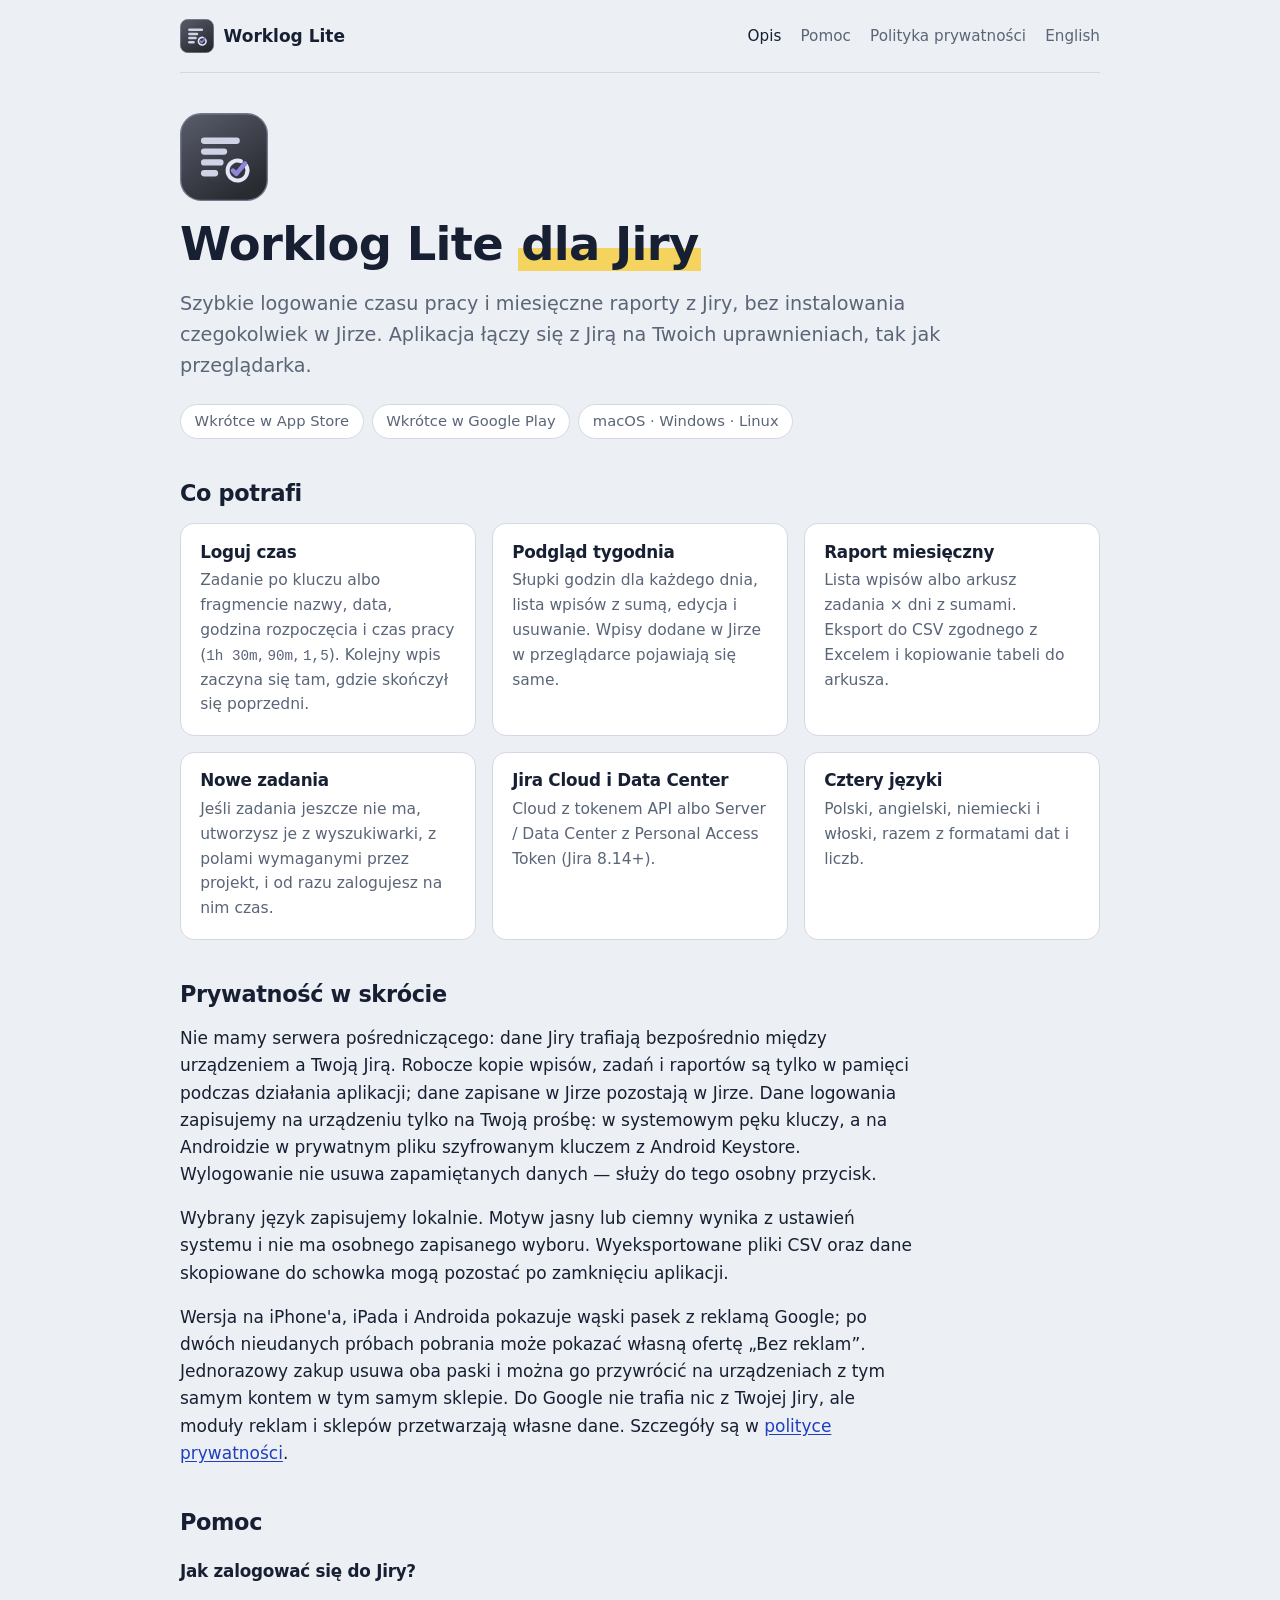
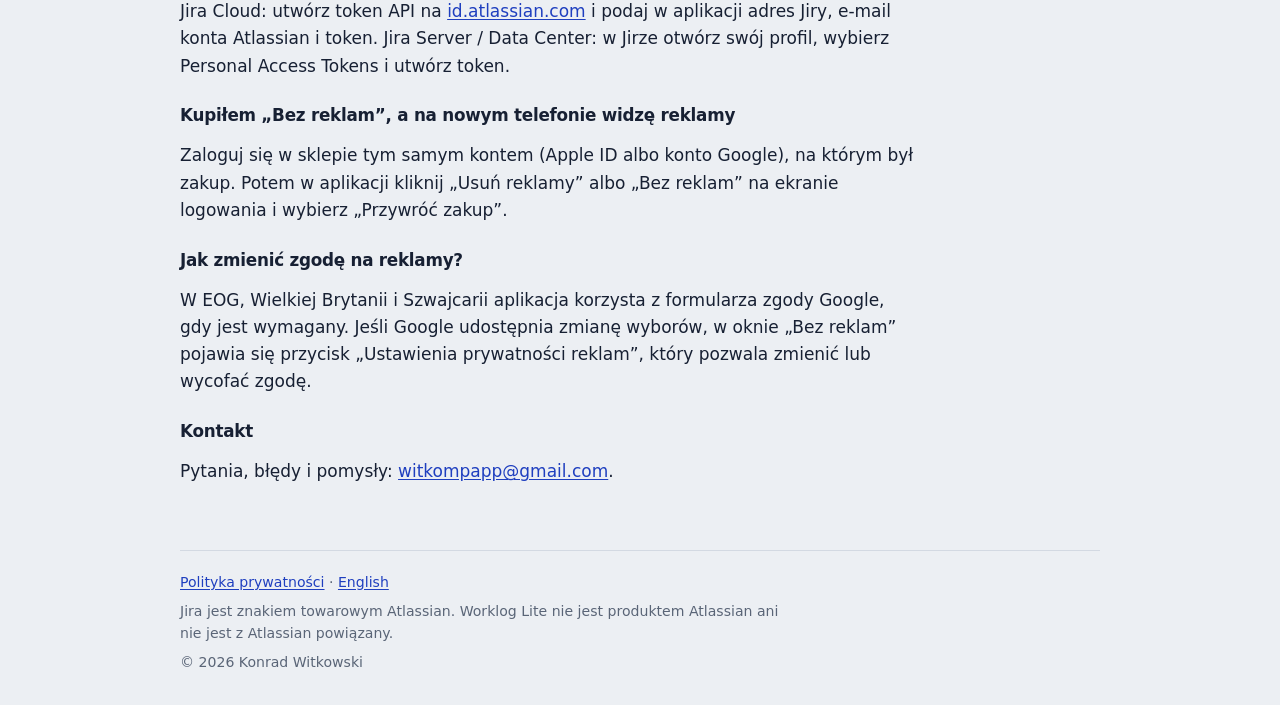
<file: index.html>
<!doctype html>
<html lang="pl">
<head>
  <meta charset="utf-8">
  <meta name="viewport" content="width=device-width, initial-scale=1">
  <meta name="color-scheme" content="light dark">
  <title>Worklog Lite dla Jiry</title>
  <meta name="description" content="Szybkie logowanie czasu pracy i miesięczne raporty z Jiry, bez instalowania czegokolwiek w Jirze. Na iPhone'a, iPada, Androida, macOS, Windows i Linuksa.">
  <link rel="icon" href="icon.svg" type="image/svg+xml">
  <link rel="alternate" hreflang="en" href="en/">
  <link rel="stylesheet" href="styles.css">
</head>
<body>
<div class="wrap">
  <header class="site">
    <a class="brand" href="./"><img src="icon.svg" alt="">Worklog Lite</a>
    <nav class="site" aria-label="Strona">
      <a href="./" aria-current="page">Opis</a>
      <a href="#pomoc">Pomoc</a>
      <a href="prywatnosc/">Polityka prywatności</a>
      <a href="en/" hreflang="en" lang="en">English</a>
    </nav>
  </header>

  <main>
    <section class="hero">
      <img src="icon.svg" alt="Ikona Worklog Lite">
      <h1>Worklog Lite <span class="hl">dla Jiry</span></h1>
      <p class="lede">Szybkie logowanie czasu pracy i miesięczne raporty z Jiry, bez instalowania czegokolwiek w Jirze. Aplikacja łączy się z Jirą na Twoich uprawnieniach, tak jak przeglądarka.</p>
      <div class="stores">
        <span class="pill">Wkrótce w App Store</span>
        <span class="pill">Wkrótce w Google Play</span>
        <span class="pill">macOS · Windows · Linux</span>
      </div>
    </section>

    <h2>Co potrafi</h2>
    <div class="features">
      <div class="card"><h3>Loguj czas</h3><p>Zadanie po kluczu albo fragmencie nazwy, data, godzina rozpoczęcia i czas pracy (<code>1h 30m</code>, <code>90m</code>, <code>1,5</code>). Kolejny wpis zaczyna się tam, gdzie skończył się poprzedni.</p></div>
      <div class="card"><h3>Podgląd tygodnia</h3><p>Słupki godzin dla każdego dnia, lista wpisów z sumą, edycja i usuwanie. Wpisy dodane w Jirze w przeglądarce pojawiają się same.</p></div>
      <div class="card"><h3>Raport miesięczny</h3><p>Lista wpisów albo arkusz zadania × dni z sumami. Eksport do CSV zgodnego z Excelem i kopiowanie tabeli do arkusza.</p></div>
      <div class="card"><h3>Nowe zadania</h3><p>Jeśli zadania jeszcze nie ma, utworzysz je z wyszukiwarki, z polami wymaganymi przez projekt, i od razu zalogujesz na nim czas.</p></div>
      <div class="card"><h3>Jira Cloud i Data Center</h3><p>Cloud z tokenem API albo Server / Data Center z Personal Access Token (Jira 8.14+).</p></div>
      <div class="card"><h3>Cztery języki</h3><p>Polski, angielski, niemiecki i włoski, razem z formatami dat i liczb.</p></div>
    </div>

    <h2>Prywatność w skrócie</h2>
    <p>Nie mamy serwera pośredniczącego: dane Jiry trafiają bezpośrednio między urządzeniem a Twoją Jirą. Robocze kopie wpisów, zadań i raportów są tylko w pamięci podczas działania aplikacji; dane zapisane w Jirze pozostają w Jirze. Dane logowania zapisujemy na urządzeniu tylko na Twoją prośbę: w systemowym pęku kluczy, a na Androidzie w prywatnym pliku szyfrowanym kluczem z Android Keystore. Wylogowanie nie usuwa zapamiętanych danych — służy do tego osobny przycisk.</p>
    <p>Wybrany język zapisujemy lokalnie. Motyw jasny lub ciemny wynika z ustawień systemu i nie ma osobnego zapisanego wyboru. Wyeksportowane pliki CSV oraz dane skopiowane do schowka mogą pozostać po zamknięciu aplikacji.</p>
    <p>Wersja na iPhone'a, iPada i Androida pokazuje wąski pasek z reklamą Google; po dwóch nieudanych próbach pobrania może pokazać własną ofertę „Bez reklam”. Jednorazowy zakup usuwa oba paski i można go przywrócić na urządzeniach z tym samym kontem w tym samym sklepie. Do Google nie trafia nic z Twojej Jiry, ale moduły reklam i sklepów przetwarzają własne dane. Szczegóły są w <a href="prywatnosc/">polityce prywatności</a>.</p>

    <h2 id="pomoc">Pomoc</h2>
    <h3>Jak zalogować się do Jiry?</h3>
    <p>Jira Cloud: utwórz token API na <a href="https://id.atlassian.com/manage-profile/security/api-tokens">id.atlassian.com</a> i podaj w aplikacji adres Jiry, e-mail konta Atlassian i token. Jira Server / Data Center: w Jirze otwórz swój profil, wybierz Personal Access Tokens i utwórz token.</p>
    <h3>Kupiłem „Bez reklam”, a na nowym telefonie widzę reklamy</h3>
    <p>Zaloguj się w sklepie tym samym kontem (Apple ID albo konto Google), na którym był zakup. Potem w aplikacji kliknij „Usuń reklamy” albo „Bez reklam” na ekranie logowania i wybierz „Przywróć zakup”.</p>
    <h3>Jak zmienić zgodę na reklamy?</h3>
    <p>W EOG, Wielkiej Brytanii i Szwajcarii aplikacja korzysta z formularza zgody Google, gdy jest wymagany. Jeśli Google udostępnia zmianę wyborów, w oknie „Bez reklam” pojawia się przycisk „Ustawienia prywatności reklam”, który pozwala zmienić lub wycofać zgodę.</p>
    <h3>Kontakt</h3>
    <p>Pytania, błędy i pomysły: <a href="mailto:witkompapp@gmail.com">witkompapp@gmail.com</a>.</p>
  </main>

  <footer class="site">
    <p><a href="prywatnosc/">Polityka prywatności</a> · <a href="en/" hreflang="en" lang="en">English</a></p>
    <p>Jira jest znakiem towarowym Atlassian. Worklog Lite nie jest produktem Atlassian ani nie jest z Atlassian powiązany.</p>
    <p>© 2026 Konrad Witkowski</p>
  </footer>
</div>
</body>
</html>
</file>
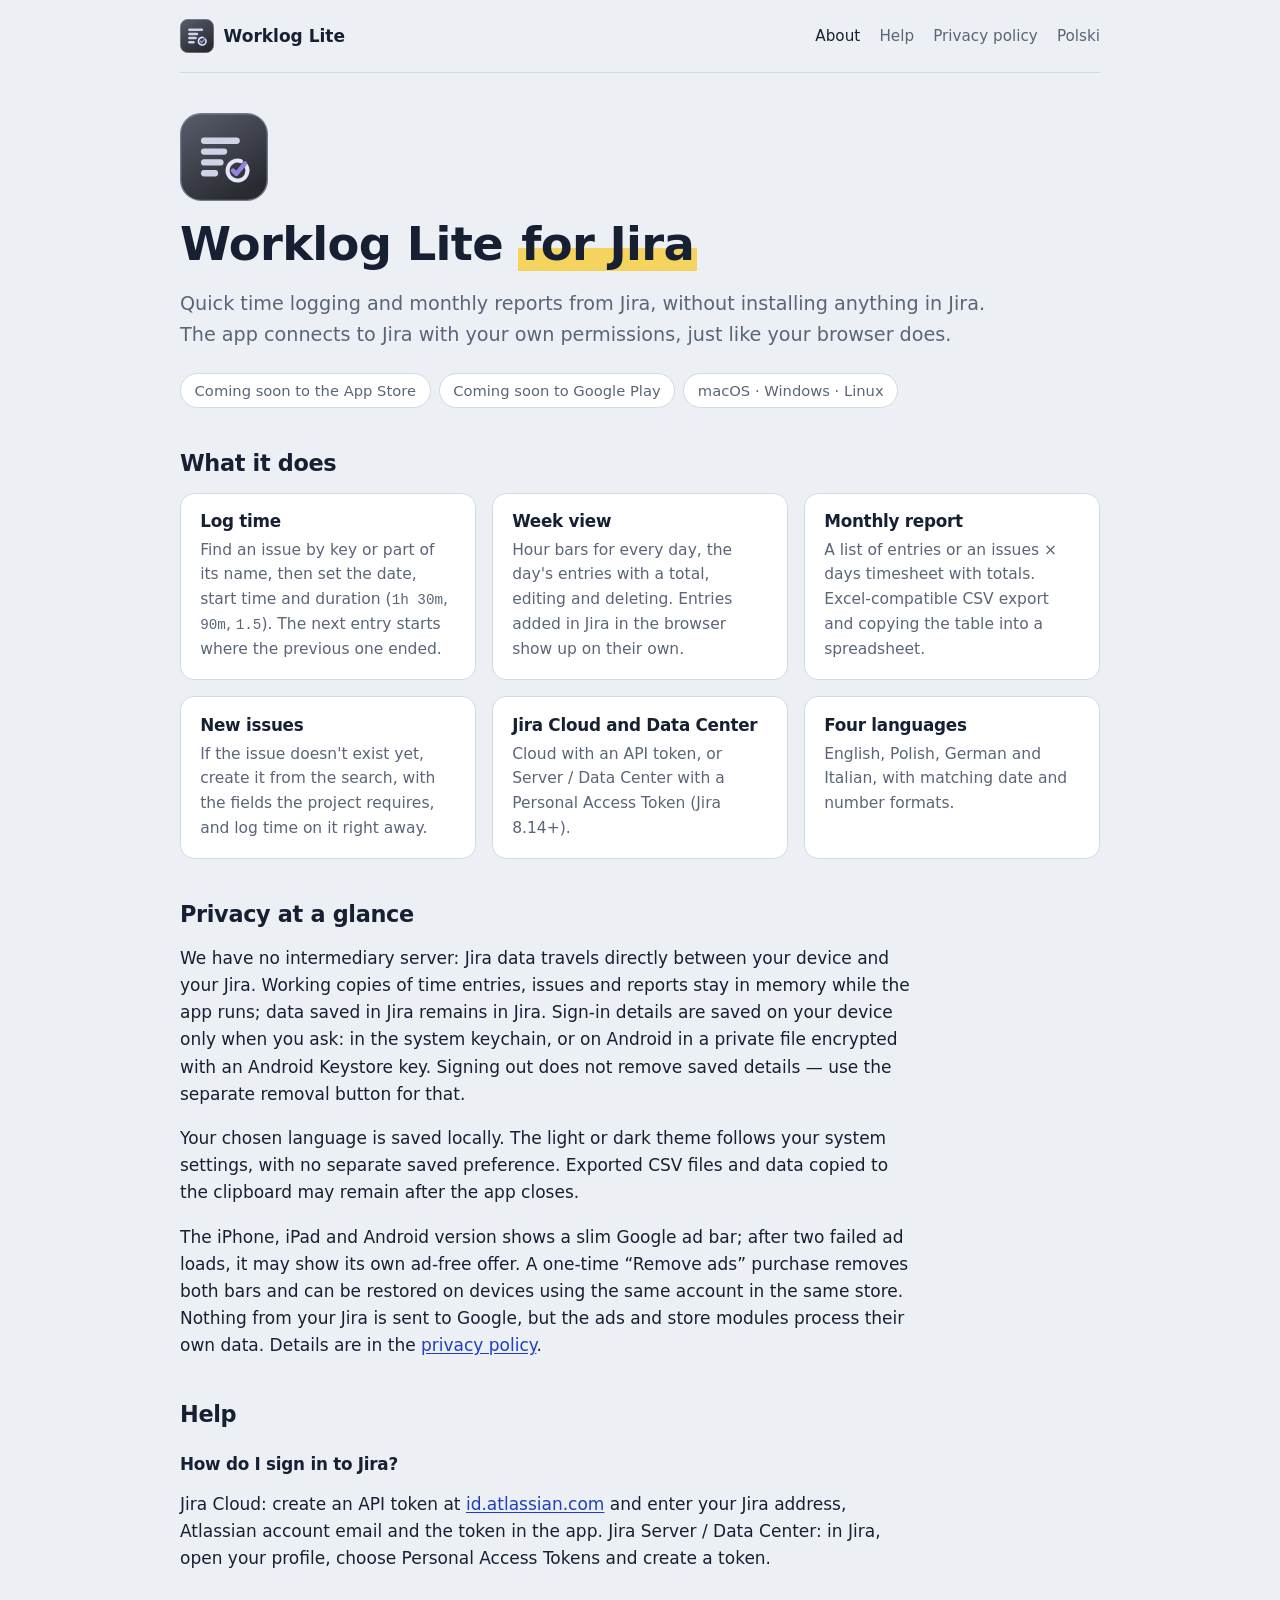
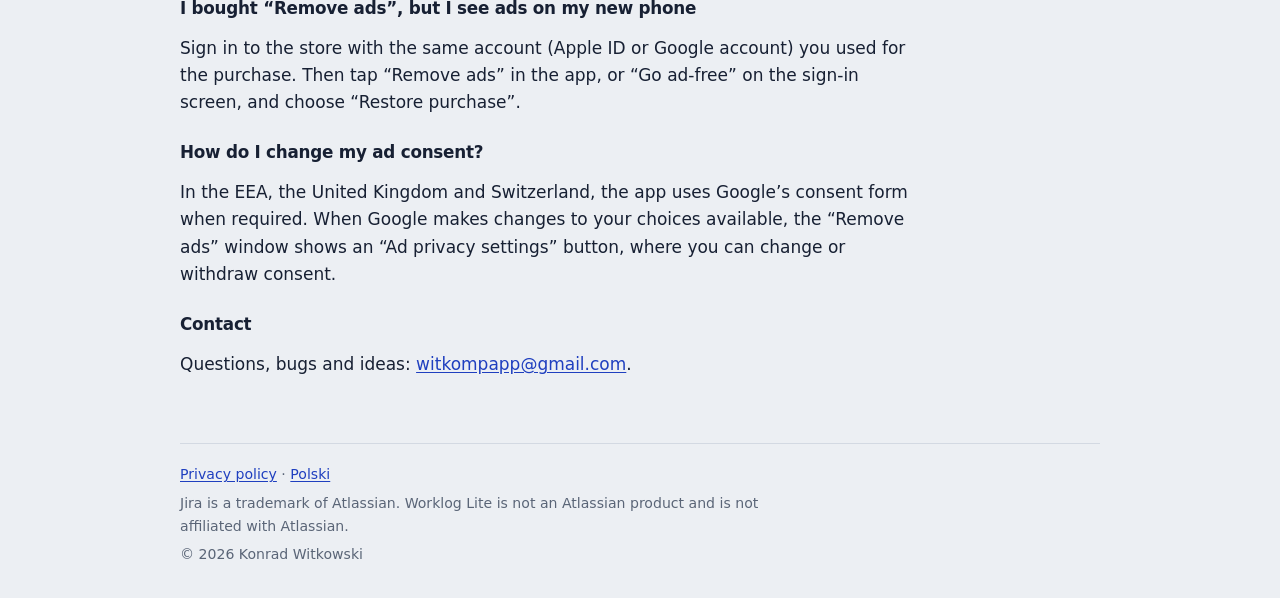
<file: en/index.html>
<!doctype html>
<html lang="en">
<head>
  <meta charset="utf-8">
  <meta name="viewport" content="width=device-width, initial-scale=1">
  <meta name="color-scheme" content="light dark">
  <title>Worklog Lite for Jira</title>
  <meta name="description" content="Quick time logging and monthly reports from Jira, without installing anything in Jira. For iPhone, iPad, Android, macOS, Windows and Linux.">
  <link rel="icon" href="../icon.svg" type="image/svg+xml">
  <link rel="alternate" hreflang="pl" href="../">
  <link rel="stylesheet" href="../styles.css">
</head>
<body>
<div class="wrap">
  <header class="site">
    <a class="brand" href="./"><img src="../icon.svg" alt="">Worklog Lite</a>
    <nav class="site" aria-label="Site">
      <a href="./" aria-current="page">About</a>
      <a href="#help">Help</a>
      <a href="privacy/">Privacy policy</a>
      <a href="../" hreflang="pl" lang="pl">Polski</a>
    </nav>
  </header>

  <main>
    <section class="hero">
      <img src="../icon.svg" alt="Worklog Lite icon">
      <h1>Worklog Lite <span class="hl">for Jira</span></h1>
      <p class="lede">Quick time logging and monthly reports from Jira, without installing anything in Jira. The app connects to Jira with your own permissions, just like your browser does.</p>
      <div class="stores">
        <span class="pill">Coming soon to the App Store</span>
        <span class="pill">Coming soon to Google Play</span>
        <span class="pill">macOS · Windows · Linux</span>
      </div>
    </section>

    <h2>What it does</h2>
    <div class="features">
      <div class="card"><h3>Log time</h3><p>Find an issue by key or part of its name, then set the date, start time and duration (<code>1h 30m</code>, <code>90m</code>, <code>1.5</code>). The next entry starts where the previous one ended.</p></div>
      <div class="card"><h3>Week view</h3><p>Hour bars for every day, the day's entries with a total, editing and deleting. Entries added in Jira in the browser show up on their own.</p></div>
      <div class="card"><h3>Monthly report</h3><p>A list of entries or an issues × days timesheet with totals. Excel-compatible CSV export and copying the table into a spreadsheet.</p></div>
      <div class="card"><h3>New issues</h3><p>If the issue doesn't exist yet, create it from the search, with the fields the project requires, and log time on it right away.</p></div>
      <div class="card"><h3>Jira Cloud and Data Center</h3><p>Cloud with an API token, or Server / Data Center with a Personal Access Token (Jira 8.14+).</p></div>
      <div class="card"><h3>Four languages</h3><p>English, Polish, German and Italian, with matching date and number formats.</p></div>
    </div>

    <h2>Privacy at a glance</h2>
    <p>We have no intermediary server: Jira data travels directly between your device and your Jira. Working copies of time entries, issues and reports stay in memory while the app runs; data saved in Jira remains in Jira. Sign-in details are saved on your device only when you ask: in the system keychain, or on Android in a private file encrypted with an Android Keystore key. Signing out does not remove saved details — use the separate removal button for that.</p>
    <p>Your chosen language is saved locally. The light or dark theme follows your system settings, with no separate saved preference. Exported CSV files and data copied to the clipboard may remain after the app closes.</p>
    <p>The iPhone, iPad and Android version shows a slim Google ad bar; after two failed ad loads, it may show its own ad-free offer. A one-time “Remove ads” purchase removes both bars and can be restored on devices using the same account in the same store. Nothing from your Jira is sent to Google, but the ads and store modules process their own data. Details are in the <a href="privacy/">privacy policy</a>.</p>

    <h2 id="help">Help</h2>
    <h3>How do I sign in to Jira?</h3>
    <p>Jira Cloud: create an API token at <a href="https://id.atlassian.com/manage-profile/security/api-tokens">id.atlassian.com</a> and enter your Jira address, Atlassian account email and the token in the app. Jira Server / Data Center: in Jira, open your profile, choose Personal Access Tokens and create a token.</p>
    <h3>I bought “Remove ads”, but I see ads on my new phone</h3>
    <p>Sign in to the store with the same account (Apple ID or Google account) you used for the purchase. Then tap “Remove ads” in the app, or “Go ad-free” on the sign-in screen, and choose “Restore purchase”.</p>
    <h3>How do I change my ad consent?</h3>
    <p>In the EEA, the United Kingdom and Switzerland, the app uses Google’s consent form when required. When Google makes changes to your choices available, the “Remove ads” window shows an “Ad privacy settings” button, where you can change or withdraw consent.</p>
    <h3>Contact</h3>
    <p>Questions, bugs and ideas: <a href="mailto:witkompapp@gmail.com">witkompapp@gmail.com</a>.</p>
  </main>

  <footer class="site">
    <p><a href="privacy/">Privacy policy</a> · <a href="../" hreflang="pl" lang="pl">Polski</a></p>
    <p>Jira is a trademark of Atlassian. Worklog Lite is not an Atlassian product and is not affiliated with Atlassian.</p>
    <p>© 2026 Konrad Witkowski</p>
  </footer>
</div>
</body>
</html>
</file>
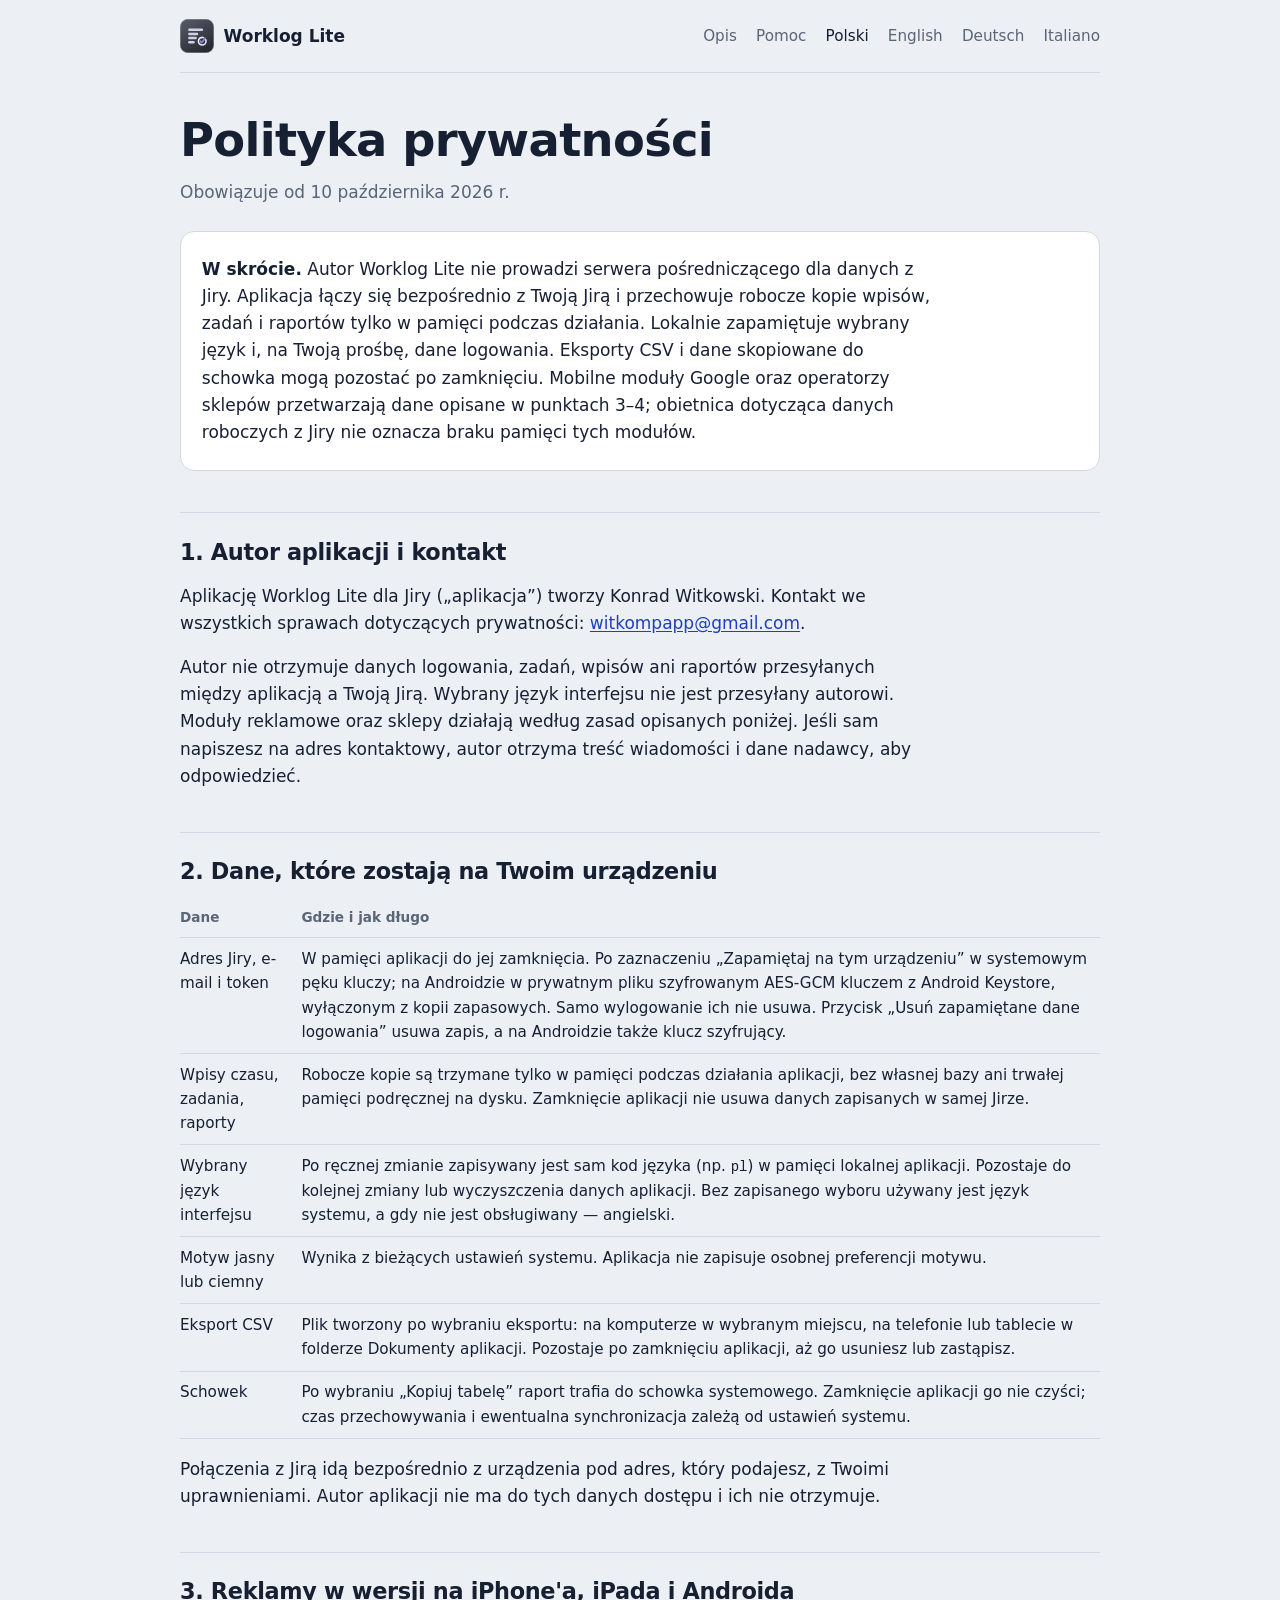
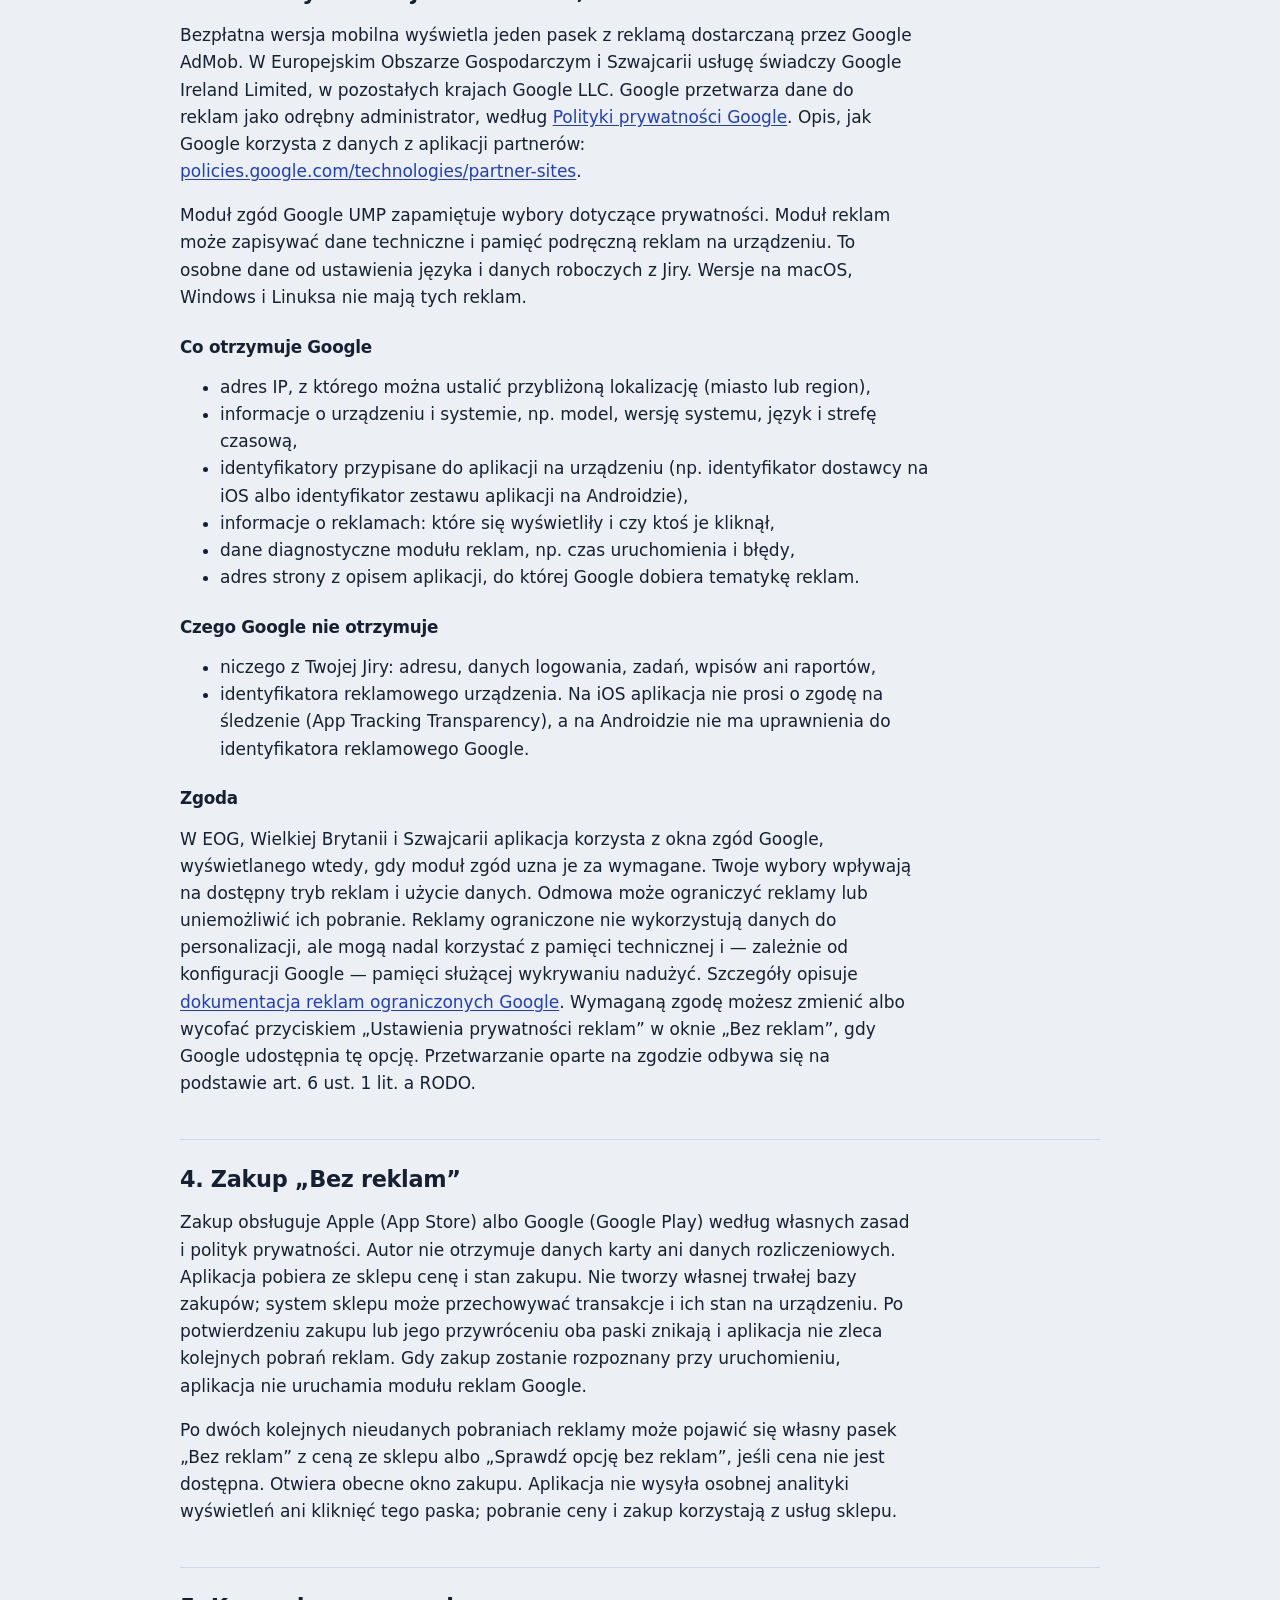
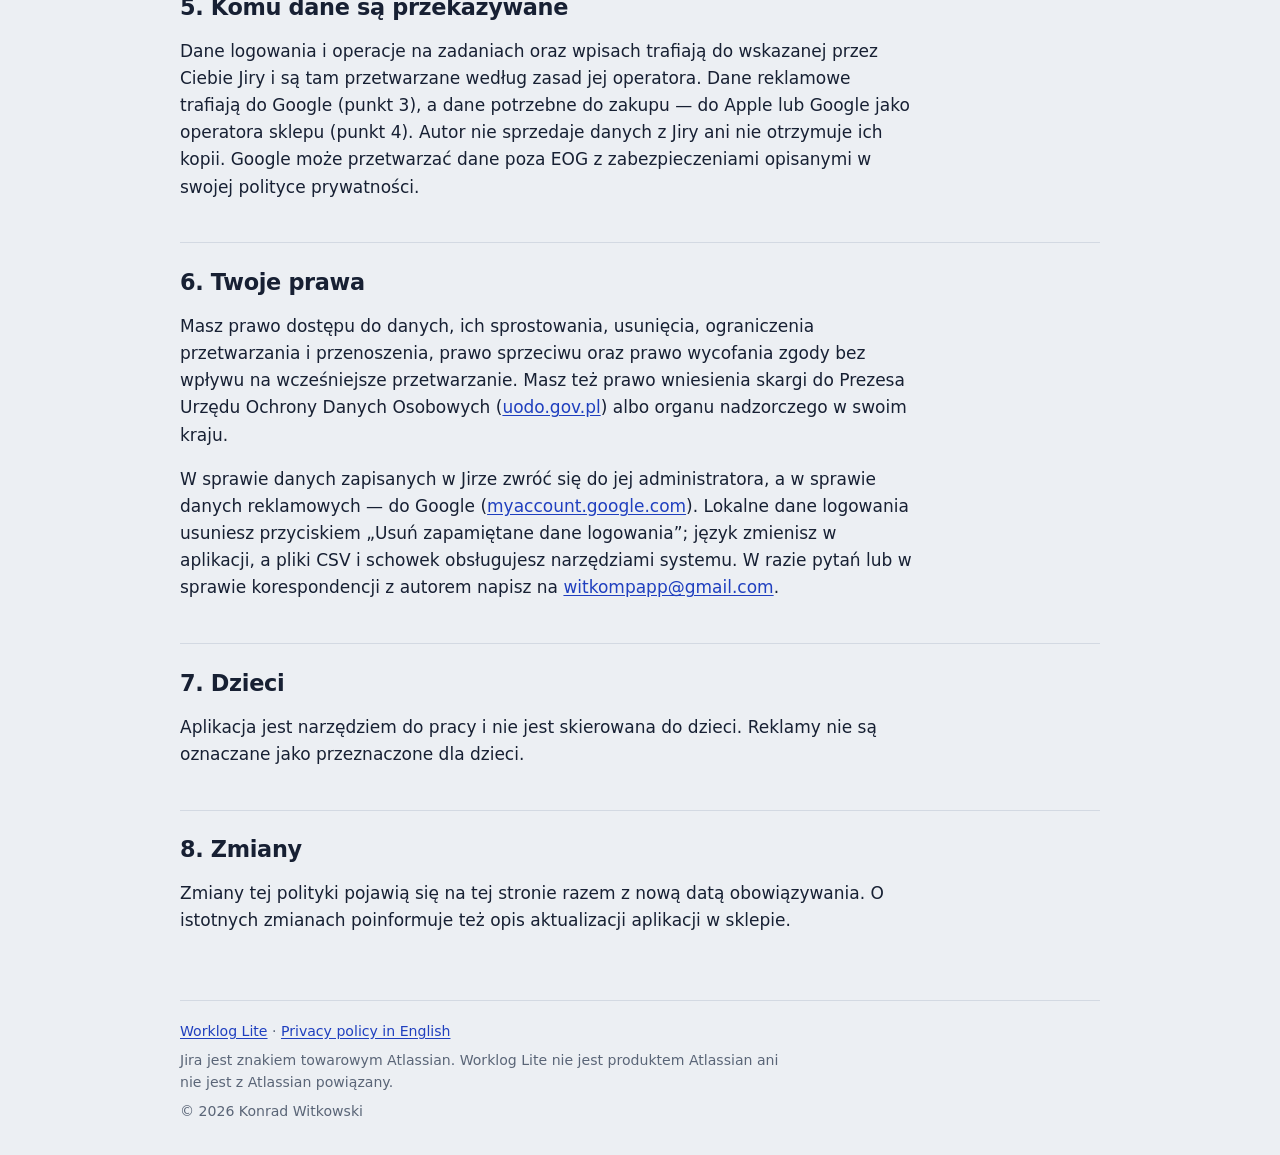
<file: prywatnosc/index.html>
<!doctype html>
<html lang="pl">
<head>
  <meta charset="utf-8">
  <meta name="viewport" content="width=device-width, initial-scale=1">
  <meta name="color-scheme" content="light dark">
  <title>Polityka prywatności Worklog Lite</title>
  <meta name="description" content="Jakie dane przetwarza Worklog Lite dla Jiry, co trafia do Google przy reklamach i jak działa zakup „Bez reklam”.">
  <link rel="icon" href="../icon.svg" type="image/svg+xml">
  <link rel="alternate" hreflang="pl" href="./">
  <link rel="alternate" hreflang="en" href="../en/privacy/">
  <link rel="alternate" hreflang="de" href="../de/privacy/">
  <link rel="alternate" hreflang="it" href="../it/privacy/">
  <link rel="stylesheet" href="../styles.css">
</head>
<body>
<div class="wrap">
  <header class="site">
    <a class="brand" href="../"><img src="../icon.svg" alt="">Worklog Lite</a>
    <nav class="site" aria-label="Strona">
      <a href="../">Opis</a>
      <a href="../#pomoc">Pomoc</a>
      <a href="./" hreflang="pl" lang="pl" aria-current="page">Polski</a>
      <a href="../en/privacy/" hreflang="en" lang="en">English</a>
      <a href="../de/privacy/" hreflang="de" lang="de">Deutsch</a>
      <a href="../it/privacy/" hreflang="it" lang="it">Italiano</a>
    </nav>
  </header>

  <main class="policy">
    <h1>Polityka prywatności</h1>
    <p class="updated">Obowiązuje od 10 października 2026 r.</p>

    <div class="summary">
      <p><strong>W skrócie.</strong> Autor Worklog Lite nie prowadzi serwera pośredniczącego dla danych z Jiry. Aplikacja łączy się bezpośrednio z Twoją Jirą i przechowuje robocze kopie wpisów, zadań i raportów tylko w pamięci podczas działania. Lokalnie zapamiętuje wybrany język i, na Twoją prośbę, dane logowania. Eksporty CSV i dane skopiowane do schowka mogą pozostać po zamknięciu. Mobilne moduły Google oraz operatorzy sklepów przetwarzają dane opisane w punktach 3–4; obietnica dotycząca danych roboczych z Jiry nie oznacza braku pamięci tych modułów.</p>
    </div>

    <h2>1. Autor aplikacji i kontakt</h2>
    <p>Aplikację Worklog Lite dla Jiry („aplikacja”) tworzy Konrad Witkowski. Kontakt we wszystkich sprawach dotyczących prywatności: <a href="mailto:witkompapp@gmail.com">witkompapp@gmail.com</a>.</p>
    <p>Autor nie otrzymuje danych logowania, zadań, wpisów ani raportów przesyłanych między aplikacją a Twoją Jirą. Wybrany język interfejsu nie jest przesyłany autorowi. Moduły reklamowe oraz sklepy działają według zasad opisanych poniżej. Jeśli sam napiszesz na adres kontaktowy, autor otrzyma treść wiadomości i dane nadawcy, aby odpowiedzieć.</p>

    <h2>2. Dane, które zostają na Twoim urządzeniu</h2>
    <div class="table">
      <table>
        <thead><tr><th>Dane</th><th>Gdzie i jak długo</th></tr></thead>
        <tbody>
          <tr><td>Adres Jiry, e-mail i token</td><td>W pamięci aplikacji do jej zamknięcia. Po zaznaczeniu „Zapamiętaj na tym urządzeniu” w systemowym pęku kluczy; na Androidzie w prywatnym pliku szyfrowanym AES-GCM kluczem z Android Keystore, wyłączonym z kopii zapasowych. Samo wylogowanie ich nie usuwa. Przycisk „Usuń zapamiętane dane logowania” usuwa zapis, a na Androidzie także klucz szyfrujący.</td></tr>
          <tr><td>Wpisy czasu, zadania, raporty</td><td>Robocze kopie są trzymane tylko w pamięci podczas działania aplikacji, bez własnej bazy ani trwałej pamięci podręcznej na dysku. Zamknięcie aplikacji nie usuwa danych zapisanych w samej Jirze.</td></tr>
          <tr><td>Wybrany język interfejsu</td><td>Po ręcznej zmianie zapisywany jest sam kod języka (np. <code>pl</code>) w pamięci lokalnej aplikacji. Pozostaje do kolejnej zmiany lub wyczyszczenia danych aplikacji. Bez zapisanego wyboru używany jest język systemu, a gdy nie jest obsługiwany — angielski.</td></tr>
          <tr><td>Motyw jasny lub ciemny</td><td>Wynika z bieżących ustawień systemu. Aplikacja nie zapisuje osobnej preferencji motywu.</td></tr>
          <tr><td>Eksport CSV</td><td>Plik tworzony po wybraniu eksportu: na komputerze w wybranym miejscu, na telefonie lub tablecie w folderze Dokumenty aplikacji. Pozostaje po zamknięciu aplikacji, aż go usuniesz lub zastąpisz.</td></tr>
          <tr><td>Schowek</td><td>Po wybraniu „Kopiuj tabelę” raport trafia do schowka systemowego. Zamknięcie aplikacji go nie czyści; czas przechowywania i ewentualna synchronizacja zależą od ustawień systemu.</td></tr>
        </tbody>
      </table>
    </div>
    <p>Połączenia z Jirą idą bezpośrednio z urządzenia pod adres, który podajesz, z Twoimi uprawnieniami. Autor aplikacji nie ma do tych danych dostępu i ich nie otrzymuje.</p>

    <h2>3. Reklamy w wersji na iPhone'a, iPada i Androida</h2>
    <p>Bezpłatna wersja mobilna wyświetla jeden pasek z reklamą dostarczaną przez Google AdMob. W Europejskim Obszarze Gospodarczym i Szwajcarii usługę świadczy Google Ireland Limited, w pozostałych krajach Google LLC. Google przetwarza dane do reklam jako odrębny administrator, według <a href="https://policies.google.com/privacy?hl=pl">Polityki prywatności Google</a>. Opis, jak Google korzysta z danych z aplikacji partnerów: <a href="https://policies.google.com/technologies/partner-sites?hl=pl">policies.google.com/technologies/partner-sites</a>.</p>
    <p>Moduł zgód Google UMP zapamiętuje wybory dotyczące prywatności. Moduł reklam może zapisywać dane techniczne i pamięć podręczną reklam na urządzeniu. To osobne dane od ustawienia języka i danych roboczych z Jiry. Wersje na macOS, Windows i Linuksa nie mają tych reklam.</p>
    <h3>Co otrzymuje Google</h3>
    <ul>
      <li>adres IP, z którego można ustalić przybliżoną lokalizację (miasto lub region),</li>
      <li>informacje o urządzeniu i systemie, np. model, wersję systemu, język i strefę czasową,</li>
      <li>identyfikatory przypisane do aplikacji na urządzeniu (np. identyfikator dostawcy na iOS albo identyfikator zestawu aplikacji na Androidzie),</li>
      <li>informacje o reklamach: które się wyświetliły i czy ktoś je kliknął,</li>
      <li>dane diagnostyczne modułu reklam, np. czas uruchomienia i błędy,</li>
      <li>adres strony z opisem aplikacji, do której Google dobiera tematykę reklam.</li>
    </ul>
    <h3>Czego Google nie otrzymuje</h3>
    <ul>
      <li>niczego z Twojej Jiry: adresu, danych logowania, zadań, wpisów ani raportów,</li>
      <li>identyfikatora reklamowego urządzenia. Na iOS aplikacja nie prosi o zgodę na śledzenie (App Tracking Transparency), a na Androidzie nie ma uprawnienia do identyfikatora reklamowego Google.</li>
    </ul>
    <h3>Zgoda</h3>
    <p>W EOG, Wielkiej Brytanii i Szwajcarii aplikacja korzysta z okna zgód Google, wyświetlanego wtedy, gdy moduł zgód uzna je za wymagane. Twoje wybory wpływają na dostępny tryb reklam i użycie danych. Odmowa może ograniczyć reklamy lub uniemożliwić ich pobranie. Reklamy ograniczone nie wykorzystują danych do personalizacji, ale mogą nadal korzystać z pamięci technicznej i — zależnie od konfiguracji Google — pamięci służącej wykrywaniu nadużyć. Szczegóły opisuje <a href="https://support.google.com/admob/answer/10105530">dokumentacja reklam ograniczonych Google</a>. Wymaganą zgodę możesz zmienić albo wycofać przyciskiem „Ustawienia prywatności reklam” w oknie „Bez reklam”, gdy Google udostępnia tę opcję. Przetwarzanie oparte na zgodzie odbywa się na podstawie art. 6 ust. 1 lit. a RODO.</p>

    <h2>4. Zakup „Bez reklam”</h2>
    <p>Zakup obsługuje Apple (App Store) albo Google (Google Play) według własnych zasad i polityk prywatności. Autor nie otrzymuje danych karty ani danych rozliczeniowych. Aplikacja pobiera ze sklepu cenę i stan zakupu. Nie tworzy własnej trwałej bazy zakupów; system sklepu może przechowywać transakcje i ich stan na urządzeniu. Po potwierdzeniu zakupu lub jego przywróceniu oba paski znikają i aplikacja nie zleca kolejnych pobrań reklam. Gdy zakup zostanie rozpoznany przy uruchomieniu, aplikacja nie uruchamia modułu reklam Google.</p>

    <p>Po dwóch kolejnych nieudanych pobraniach reklamy może pojawić się własny pasek „Bez reklam” z ceną ze sklepu albo „Sprawdź opcję bez reklam”, jeśli cena nie jest dostępna. Otwiera obecne okno zakupu. Aplikacja nie wysyła osobnej analityki wyświetleń ani kliknięć tego paska; pobranie ceny i zakup korzystają z usług sklepu.</p>

    <h2>5. Komu dane są przekazywane</h2>
    <p>Dane logowania i operacje na zadaniach oraz wpisach trafiają do wskazanej przez Ciebie Jiry i są tam przetwarzane według zasad jej operatora. Dane reklamowe trafiają do Google (punkt 3), a dane potrzebne do zakupu — do Apple lub Google jako operatora sklepu (punkt 4). Autor nie sprzedaje danych z Jiry ani nie otrzymuje ich kopii. Google może przetwarzać dane poza EOG z zabezpieczeniami opisanymi w swojej polityce prywatności.</p>

    <h2>6. Twoje prawa</h2>
    <p>Masz prawo dostępu do danych, ich sprostowania, usunięcia, ograniczenia przetwarzania i przenoszenia, prawo sprzeciwu oraz prawo wycofania zgody bez wpływu na wcześniejsze przetwarzanie. Masz też prawo wniesienia skargi do Prezesa Urzędu Ochrony Danych Osobowych (<a href="https://uodo.gov.pl">uodo.gov.pl</a>) albo organu nadzorczego w swoim kraju.</p>
    <p>W sprawie danych zapisanych w Jirze zwróć się do jej administratora, a w sprawie danych reklamowych — do Google (<a href="https://myaccount.google.com/data-and-privacy?hl=pl">myaccount.google.com</a>). Lokalne dane logowania usuniesz przyciskiem „Usuń zapamiętane dane logowania”; język zmienisz w aplikacji, a pliki CSV i schowek obsługujesz narzędziami systemu. W razie pytań lub w sprawie korespondencji z autorem napisz na <a href="mailto:witkompapp@gmail.com">witkompapp@gmail.com</a>.</p>

    <h2>7. Dzieci</h2>
    <p>Aplikacja jest narzędziem do pracy i nie jest skierowana do dzieci. Reklamy nie są oznaczane jako przeznaczone dla dzieci.</p>

    <h2>8. Zmiany</h2>
    <p>Zmiany tej polityki pojawią się na tej stronie razem z nową datą obowiązywania. O istotnych zmianach poinformuje też opis aktualizacji aplikacji w sklepie.</p>
  </main>

  <footer class="site">
    <p><a href="../">Worklog Lite</a> · <a href="../en/privacy/" hreflang="en" lang="en">Privacy policy in English</a></p>
    <p>Jira jest znakiem towarowym Atlassian. Worklog Lite nie jest produktem Atlassian ani nie jest z Atlassian powiązany.</p>
    <p>© 2026 Konrad Witkowski</p>
  </footer>
</div>
</body>
</html>
</file>
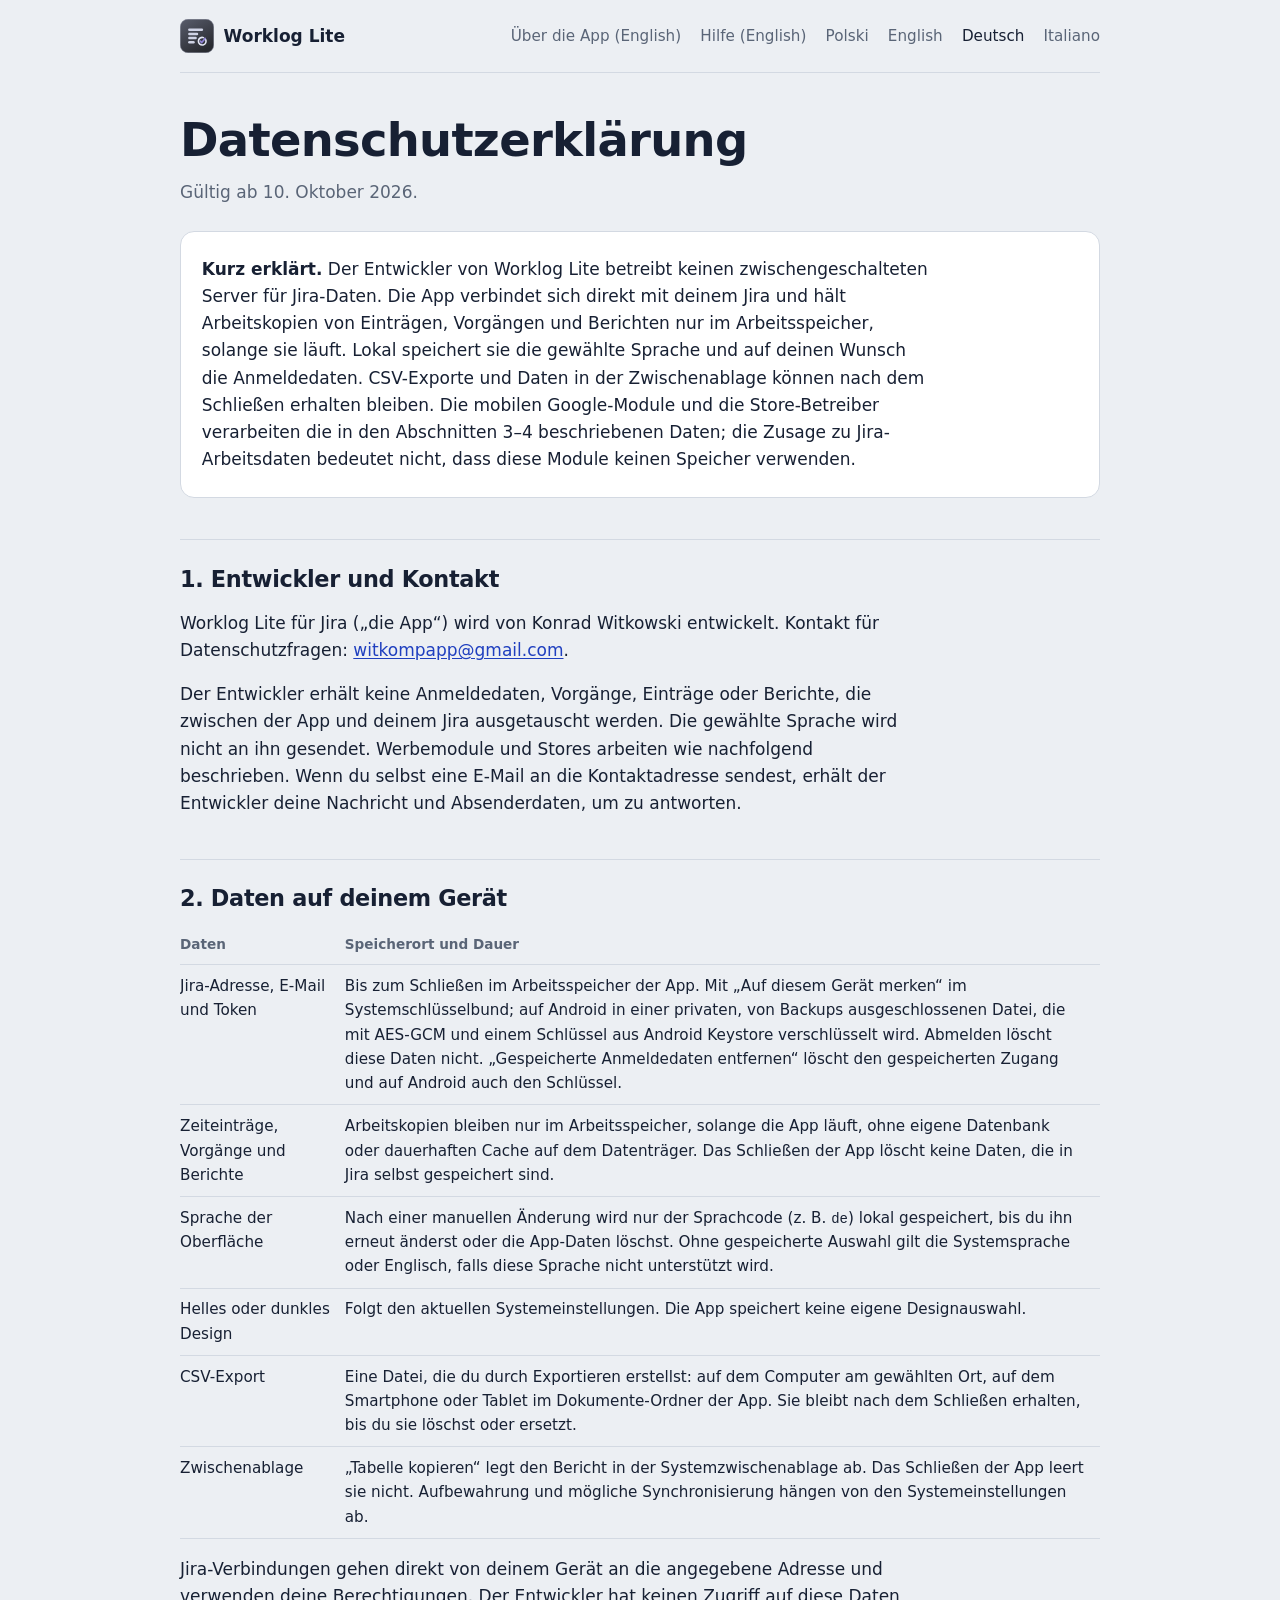
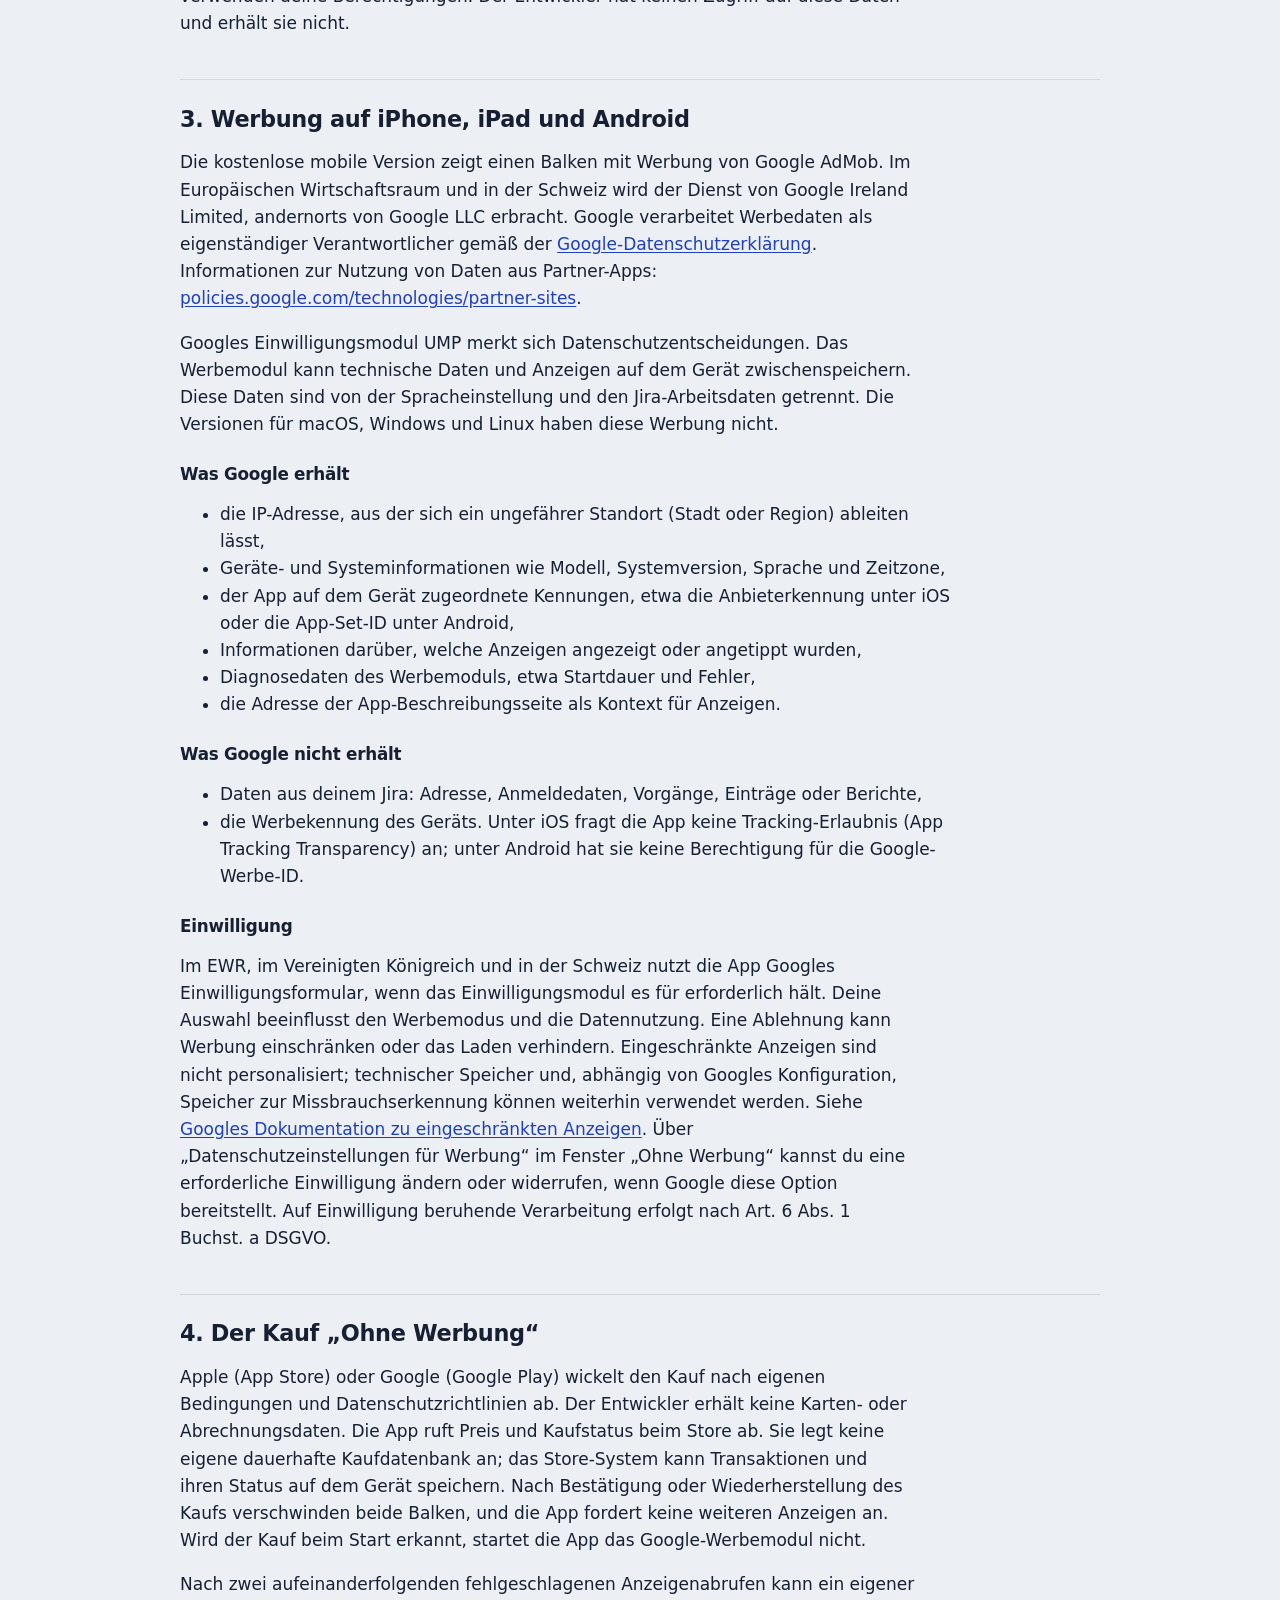
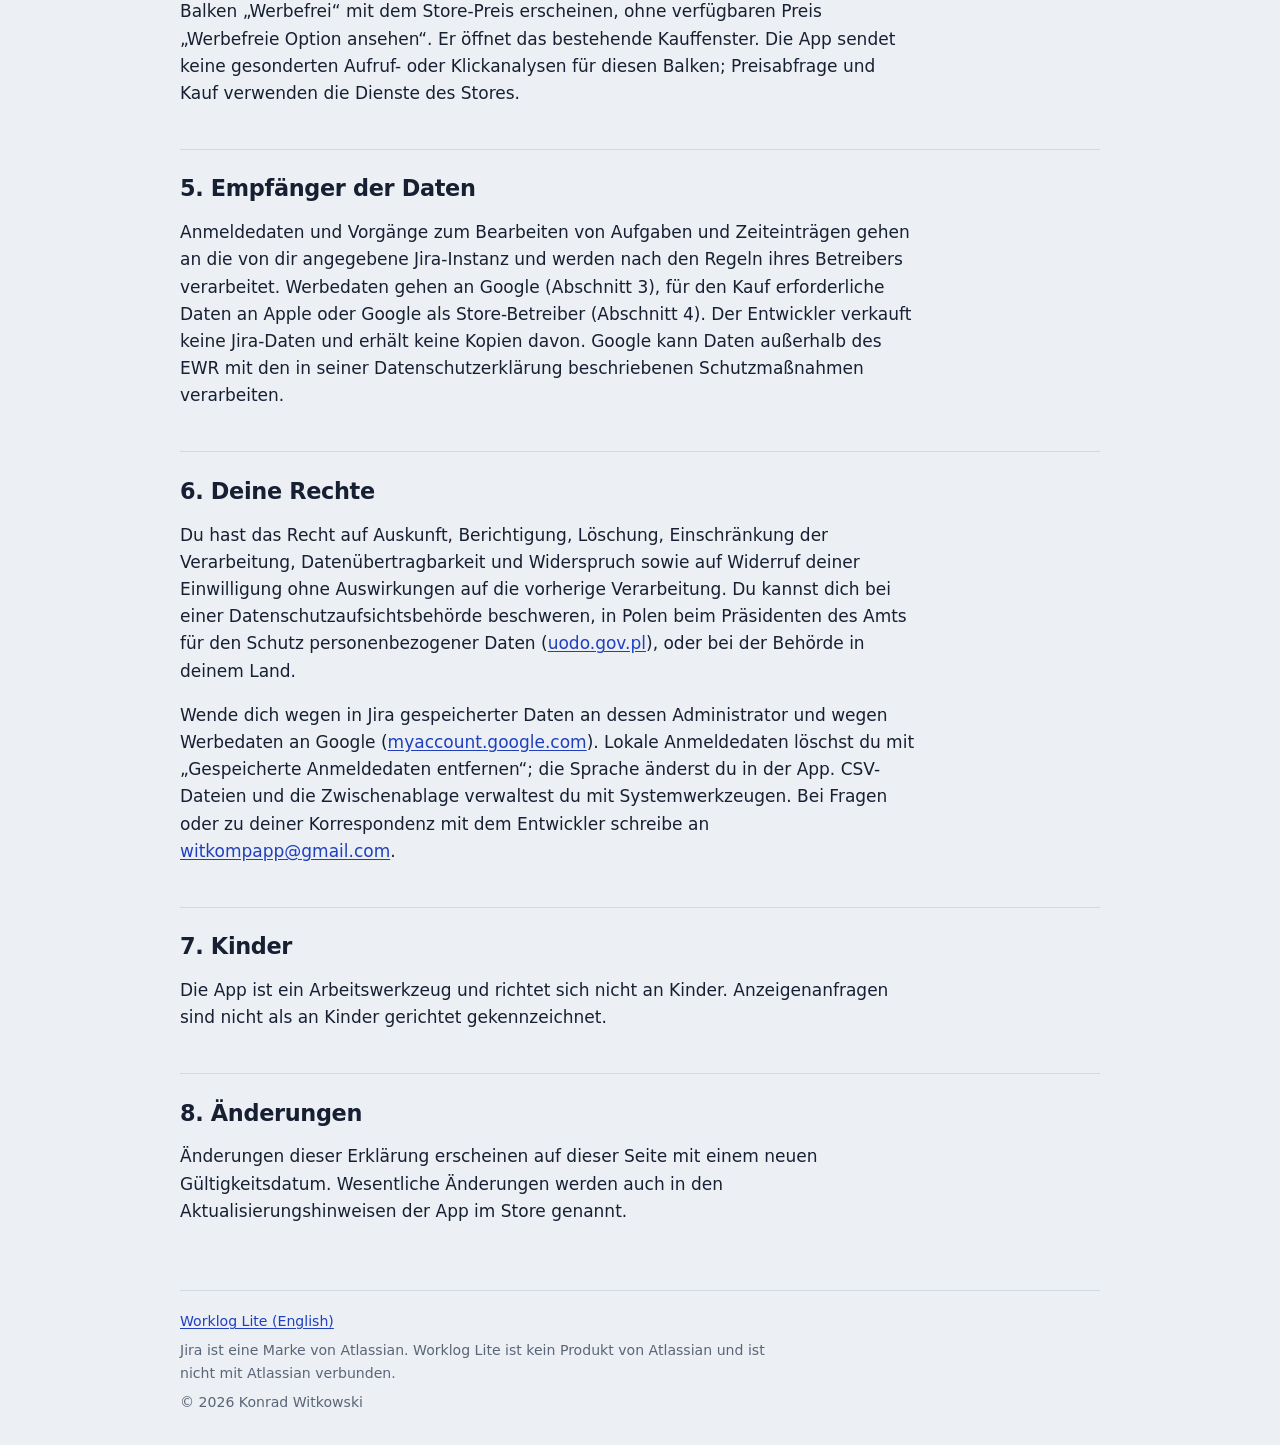
<file: de/privacy/index.html>
<!doctype html>
<html lang="de">
<head>
  <meta charset="utf-8">
  <meta name="viewport" content="width=device-width, initial-scale=1">
  <meta name="color-scheme" content="light dark">
  <title>Datenschutzerklärung — Worklog Lite</title>
  <meta name="description" content="Welche Daten Worklog Lite für Jira verarbeitet, was lokal gespeichert wird und wie Werbung und Käufe funktionieren.">
  <link rel="icon" href="../../icon.svg" type="image/svg+xml">
  <link rel="alternate" hreflang="pl" href="../../prywatnosc/">
  <link rel="alternate" hreflang="en" href="../../en/privacy/">
  <link rel="alternate" hreflang="de" href="./">
  <link rel="alternate" hreflang="it" href="../../it/privacy/">
  <link rel="stylesheet" href="../../styles.css">
</head>
<body>
<div class="wrap">
  <header class="site">
    <a class="brand" href="../../en/"><img src="../../icon.svg" alt="">Worklog Lite</a>
    <nav class="site" aria-label="Navigation">
      <a href="../../en/">Über die App (English)</a>
      <a href="../../en/#help">Hilfe (English)</a>
      <a href="../../prywatnosc/" hreflang="pl" lang="pl">Polski</a>
      <a href="../../en/privacy/" hreflang="en" lang="en">English</a>
      <a href="./" hreflang="de" lang="de" aria-current="page">Deutsch</a>
      <a href="../../it/privacy/" hreflang="it" lang="it">Italiano</a>
    </nav>
  </header>
  <main class="policy">
    <h1>Datenschutzerklärung</h1>
    <p class="updated">Gültig ab 10. Oktober 2026.</p>

    <div class="summary">
      <p><strong>Kurz erklärt.</strong> Der Entwickler von Worklog Lite betreibt keinen zwischengeschalteten Server für Jira-Daten. Die App verbindet sich direkt mit deinem Jira und hält Arbeitskopien von Einträgen, Vorgängen und Berichten nur im Arbeitsspeicher, solange sie läuft. Lokal speichert sie die gewählte Sprache und auf deinen Wunsch die Anmeldedaten. CSV-Exporte und Daten in der Zwischenablage können nach dem Schließen erhalten bleiben. Die mobilen Google-Module und die Store-Betreiber verarbeiten die in den Abschnitten 3–4 beschriebenen Daten; die Zusage zu Jira-Arbeitsdaten bedeutet nicht, dass diese Module keinen Speicher verwenden.</p>
    </div>
    <h2>1. Entwickler und Kontakt</h2>
    <p>Worklog Lite für Jira („die App“) wird von Konrad Witkowski entwickelt. Kontakt für Datenschutzfragen: <a href="mailto:witkompapp@gmail.com">witkompapp@gmail.com</a>.</p>
    <p>Der Entwickler erhält keine Anmeldedaten, Vorgänge, Einträge oder Berichte, die zwischen der App und deinem Jira ausgetauscht werden. Die gewählte Sprache wird nicht an ihn gesendet. Werbemodule und Stores arbeiten wie nachfolgend beschrieben. Wenn du selbst eine E-Mail an die Kontaktadresse sendest, erhält der Entwickler deine Nachricht und Absenderdaten, um zu antworten.</p>
    <h2>2. Daten auf deinem Gerät</h2>
    <div class="table"><table>
      <thead><tr><th>Daten</th><th>Speicherort und Dauer</th></tr></thead>
      <tbody>
        <tr><td>Jira-Adresse, E-Mail und Token</td><td>Bis zum Schließen im Arbeitsspeicher der App. Mit „Auf diesem Gerät merken“ im Systemschlüsselbund; auf Android in einer privaten, von Backups ausgeschlossenen Datei, die mit AES-GCM und einem Schlüssel aus Android Keystore verschlüsselt wird. Abmelden löscht diese Daten nicht. „Gespeicherte Anmeldedaten entfernen“ löscht den gespeicherten Zugang und auf Android auch den Schlüssel.</td></tr>
        <tr><td>Zeiteinträge, Vorgänge und Berichte</td><td>Arbeitskopien bleiben nur im Arbeitsspeicher, solange die App läuft, ohne eigene Datenbank oder dauerhaften Cache auf dem Datenträger. Das Schließen der App löscht keine Daten, die in Jira selbst gespeichert sind.</td></tr>
        <tr><td>Sprache der Oberfläche</td><td>Nach einer manuellen Änderung wird nur der Sprachcode (z. B. <code>de</code>) lokal gespeichert, bis du ihn erneut änderst oder die App-Daten löschst. Ohne gespeicherte Auswahl gilt die Systemsprache oder Englisch, falls diese Sprache nicht unterstützt wird.</td></tr>
        <tr><td>Helles oder dunkles Design</td><td>Folgt den aktuellen Systemeinstellungen. Die App speichert keine eigene Designauswahl.</td></tr>
        <tr><td>CSV-Export</td><td>Eine Datei, die du durch Exportieren erstellst: auf dem Computer am gewählten Ort, auf dem Smartphone oder Tablet im Dokumente-Ordner der App. Sie bleibt nach dem Schließen erhalten, bis du sie löschst oder ersetzt.</td></tr>
        <tr><td>Zwischenablage</td><td>„Tabelle kopieren“ legt den Bericht in der Systemzwischenablage ab. Das Schließen der App leert sie nicht. Aufbewahrung und mögliche Synchronisierung hängen von den Systemeinstellungen ab.</td></tr>
      </tbody>
    </table></div>
    <p>Jira-Verbindungen gehen direkt von deinem Gerät an die angegebene Adresse und verwenden deine Berechtigungen. Der Entwickler hat keinen Zugriff auf diese Daten und erhält sie nicht.</p>
    <h2>3. Werbung auf iPhone, iPad und Android</h2>
    <p>Die kostenlose mobile Version zeigt einen Balken mit Werbung von Google AdMob. Im Europäischen Wirtschaftsraum und in der Schweiz wird der Dienst von Google Ireland Limited, andernorts von Google LLC erbracht. Google verarbeitet Werbedaten als eigenständiger Verantwortlicher gemäß der <a href="https://policies.google.com/privacy?hl=de">Google-Datenschutzerklärung</a>. Informationen zur Nutzung von Daten aus Partner-Apps: <a href="https://policies.google.com/technologies/partner-sites?hl=de">policies.google.com/technologies/partner-sites</a>.</p>
    <p>Googles Einwilligungsmodul UMP merkt sich Datenschutzentscheidungen. Das Werbemodul kann technische Daten und Anzeigen auf dem Gerät zwischenspeichern. Diese Daten sind von der Spracheinstellung und den Jira-Arbeitsdaten getrennt. Die Versionen für macOS, Windows und Linux haben diese Werbung nicht.</p>
    <h3>Was Google erhält</h3>
    <ul>
      <li>die IP-Adresse, aus der sich ein ungefährer Standort (Stadt oder Region) ableiten lässt,</li>
      <li>Geräte- und Systeminformationen wie Modell, Systemversion, Sprache und Zeitzone,</li>
      <li>der App auf dem Gerät zugeordnete Kennungen, etwa die Anbieterkennung unter iOS oder die App-Set-ID unter Android,</li>
      <li>Informationen darüber, welche Anzeigen angezeigt oder angetippt wurden,</li>
      <li>Diagnosedaten des Werbemoduls, etwa Startdauer und Fehler,</li>
      <li>die Adresse der App-Beschreibungsseite als Kontext für Anzeigen.</li>
    </ul>
    <h3>Was Google nicht erhält</h3>
    <ul>
      <li>Daten aus deinem Jira: Adresse, Anmeldedaten, Vorgänge, Einträge oder Berichte,</li>
      <li>die Werbekennung des Geräts. Unter iOS fragt die App keine Tracking-Erlaubnis (App Tracking Transparency) an; unter Android hat sie keine Berechtigung für die Google-Werbe-ID.</li>
    </ul>
    <h3>Einwilligung</h3>
    <p>Im EWR, im Vereinigten Königreich und in der Schweiz nutzt die App Googles Einwilligungsformular, wenn das Einwilligungsmodul es für erforderlich hält. Deine Auswahl beeinflusst den Werbemodus und die Datennutzung. Eine Ablehnung kann Werbung einschränken oder das Laden verhindern. Eingeschränkte Anzeigen sind nicht personalisiert; technischer Speicher und, abhängig von Googles Konfiguration, Speicher zur Missbrauchserkennung können weiterhin verwendet werden. Siehe <a href="https://support.google.com/admob/answer/10105530">Googles Dokumentation zu eingeschränkten Anzeigen</a>. Über „Datenschutzeinstellungen für Werbung“ im Fenster „Ohne Werbung“ kannst du eine erforderliche Einwilligung ändern oder widerrufen, wenn Google diese Option bereitstellt. Auf Einwilligung beruhende Verarbeitung erfolgt nach Art. 6 Abs. 1 Buchst. a DSGVO.</p>
    <h2>4. Der Kauf „Ohne Werbung“</h2>
    <p>Apple (App Store) oder Google (Google Play) wickelt den Kauf nach eigenen Bedingungen und Datenschutzrichtlinien ab. Der Entwickler erhält keine Karten- oder Abrechnungsdaten. Die App ruft Preis und Kaufstatus beim Store ab. Sie legt keine eigene dauerhafte Kaufdatenbank an; das Store-System kann Transaktionen und ihren Status auf dem Gerät speichern. Nach Bestätigung oder Wiederherstellung des Kaufs verschwinden beide Balken, und die App fordert keine weiteren Anzeigen an. Wird der Kauf beim Start erkannt, startet die App das Google-Werbemodul nicht.</p>
    <p>Nach zwei aufeinanderfolgenden fehlgeschlagenen Anzeigenabrufen kann ein eigener Balken „Werbefrei“ mit dem Store-Preis erscheinen, ohne verfügbaren Preis „Werbefreie Option ansehen“. Er öffnet das bestehende Kauffenster. Die App sendet keine gesonderten Aufruf- oder Klickanalysen für diesen Balken; Preisabfrage und Kauf verwenden die Dienste des Stores.</p>
    <h2>5. Empfänger der Daten</h2>
    <p>Anmeldedaten und Vorgänge zum Bearbeiten von Aufgaben und Zeiteinträgen gehen an die von dir angegebene Jira-Instanz und werden nach den Regeln ihres Betreibers verarbeitet. Werbedaten gehen an Google (Abschnitt 3), für den Kauf erforderliche Daten an Apple oder Google als Store-Betreiber (Abschnitt 4). Der Entwickler verkauft keine Jira-Daten und erhält keine Kopien davon. Google kann Daten außerhalb des EWR mit den in seiner Datenschutzerklärung beschriebenen Schutzmaßnahmen verarbeiten.</p>
    <h2>6. Deine Rechte</h2>
    <p>Du hast das Recht auf Auskunft, Berichtigung, Löschung, Einschränkung der Verarbeitung, Datenübertragbarkeit und Widerspruch sowie auf Widerruf deiner Einwilligung ohne Auswirkungen auf die vorherige Verarbeitung. Du kannst dich bei einer Datenschutzaufsichtsbehörde beschweren, in Polen beim Präsidenten des Amts für den Schutz personenbezogener Daten (<a href="https://uodo.gov.pl/en">uodo.gov.pl</a>), oder bei der Behörde in deinem Land.</p>
    <p>Wende dich wegen in Jira gespeicherter Daten an dessen Administrator und wegen Werbedaten an Google (<a href="https://myaccount.google.com/data-and-privacy?hl=de">myaccount.google.com</a>). Lokale Anmeldedaten löschst du mit „Gespeicherte Anmeldedaten entfernen“; die Sprache änderst du in der App. CSV-Dateien und die Zwischenablage verwaltest du mit Systemwerkzeugen. Bei Fragen oder zu deiner Korrespondenz mit dem Entwickler schreibe an <a href="mailto:witkompapp@gmail.com">witkompapp@gmail.com</a>.</p>
    <h2>7. Kinder</h2>
    <p>Die App ist ein Arbeitswerkzeug und richtet sich nicht an Kinder. Anzeigenanfragen sind nicht als an Kinder gerichtet gekennzeichnet.</p>
    <h2>8. Änderungen</h2>
    <p>Änderungen dieser Erklärung erscheinen auf dieser Seite mit einem neuen Gültigkeitsdatum. Wesentliche Änderungen werden auch in den Aktualisierungshinweisen der App im Store genannt.</p>
  </main>
  <footer class="site">
    <p><a href="../../en/">Worklog Lite (English)</a></p>
    <p>Jira ist eine Marke von Atlassian. Worklog Lite ist kein Produkt von Atlassian und ist nicht mit Atlassian verbunden.</p>
    <p>© 2026 Konrad Witkowski</p>
  </footer>
</div>
</body>
</html>
</file>
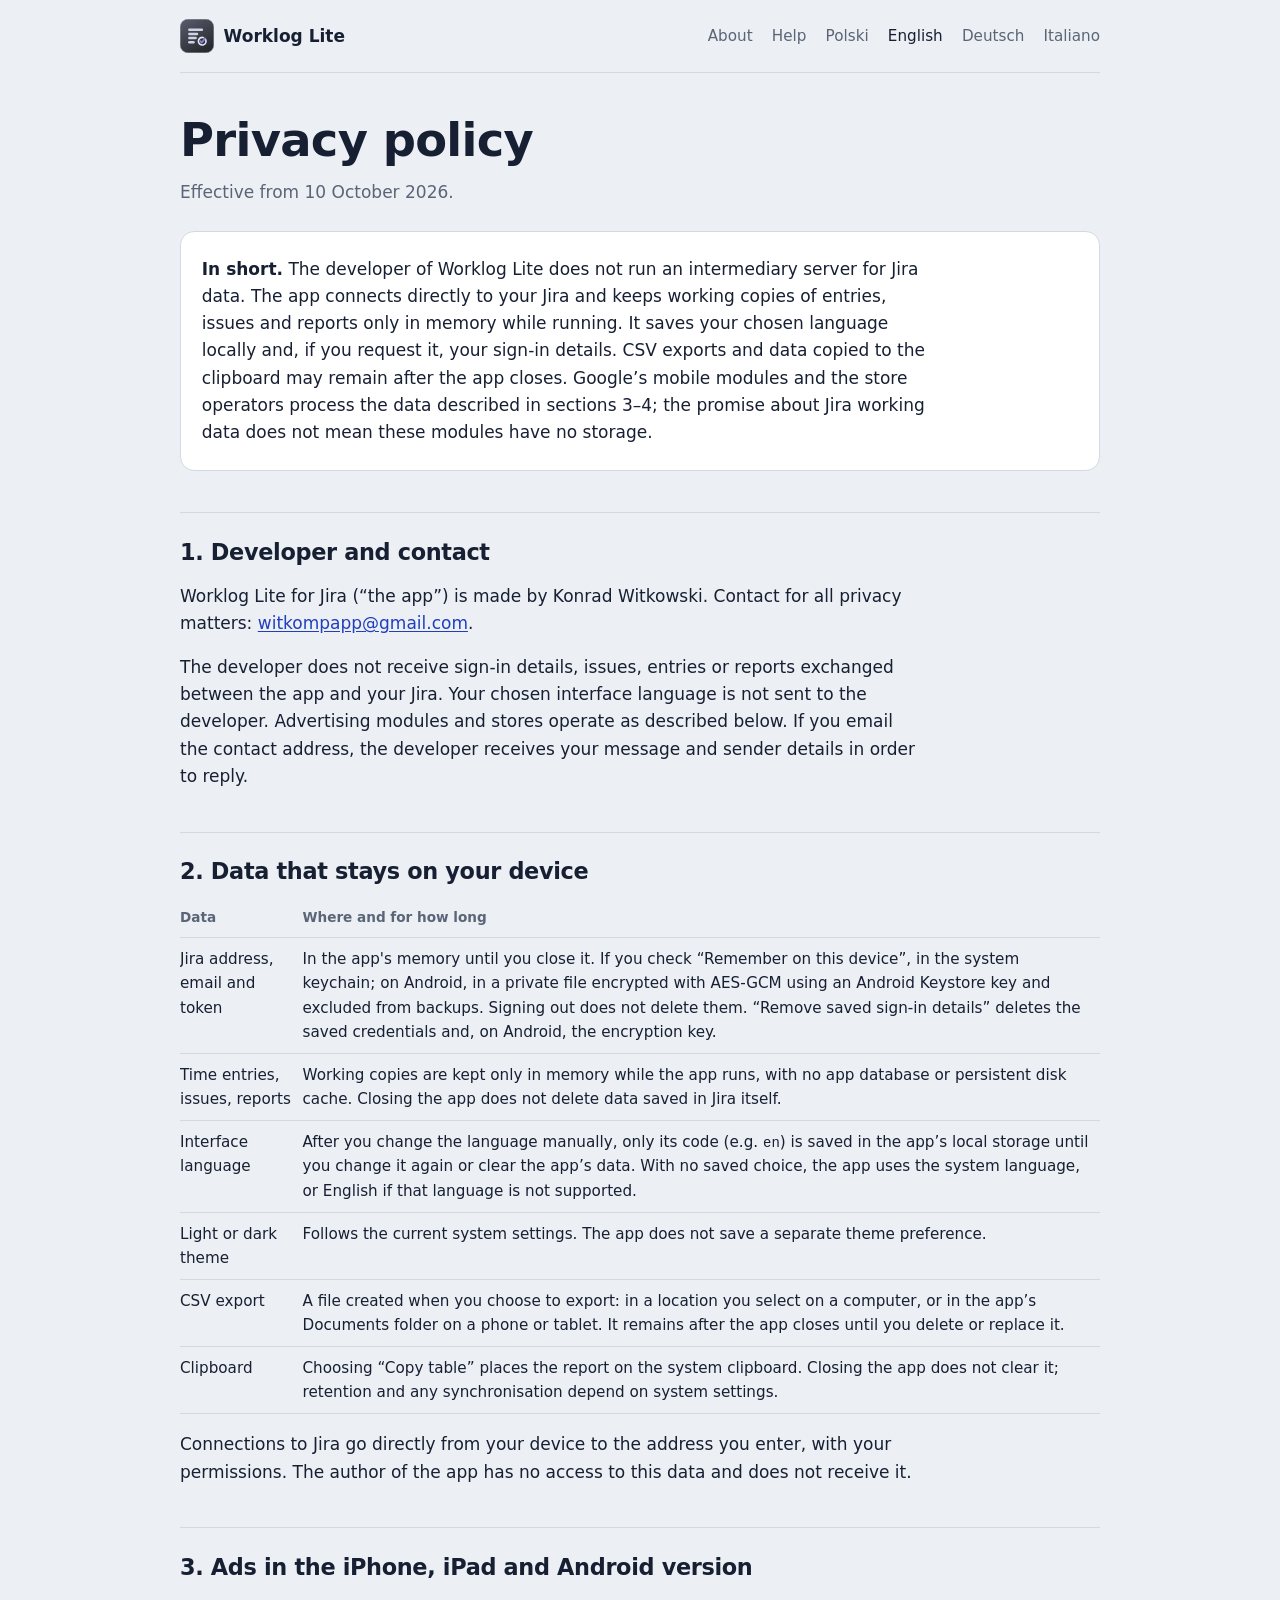
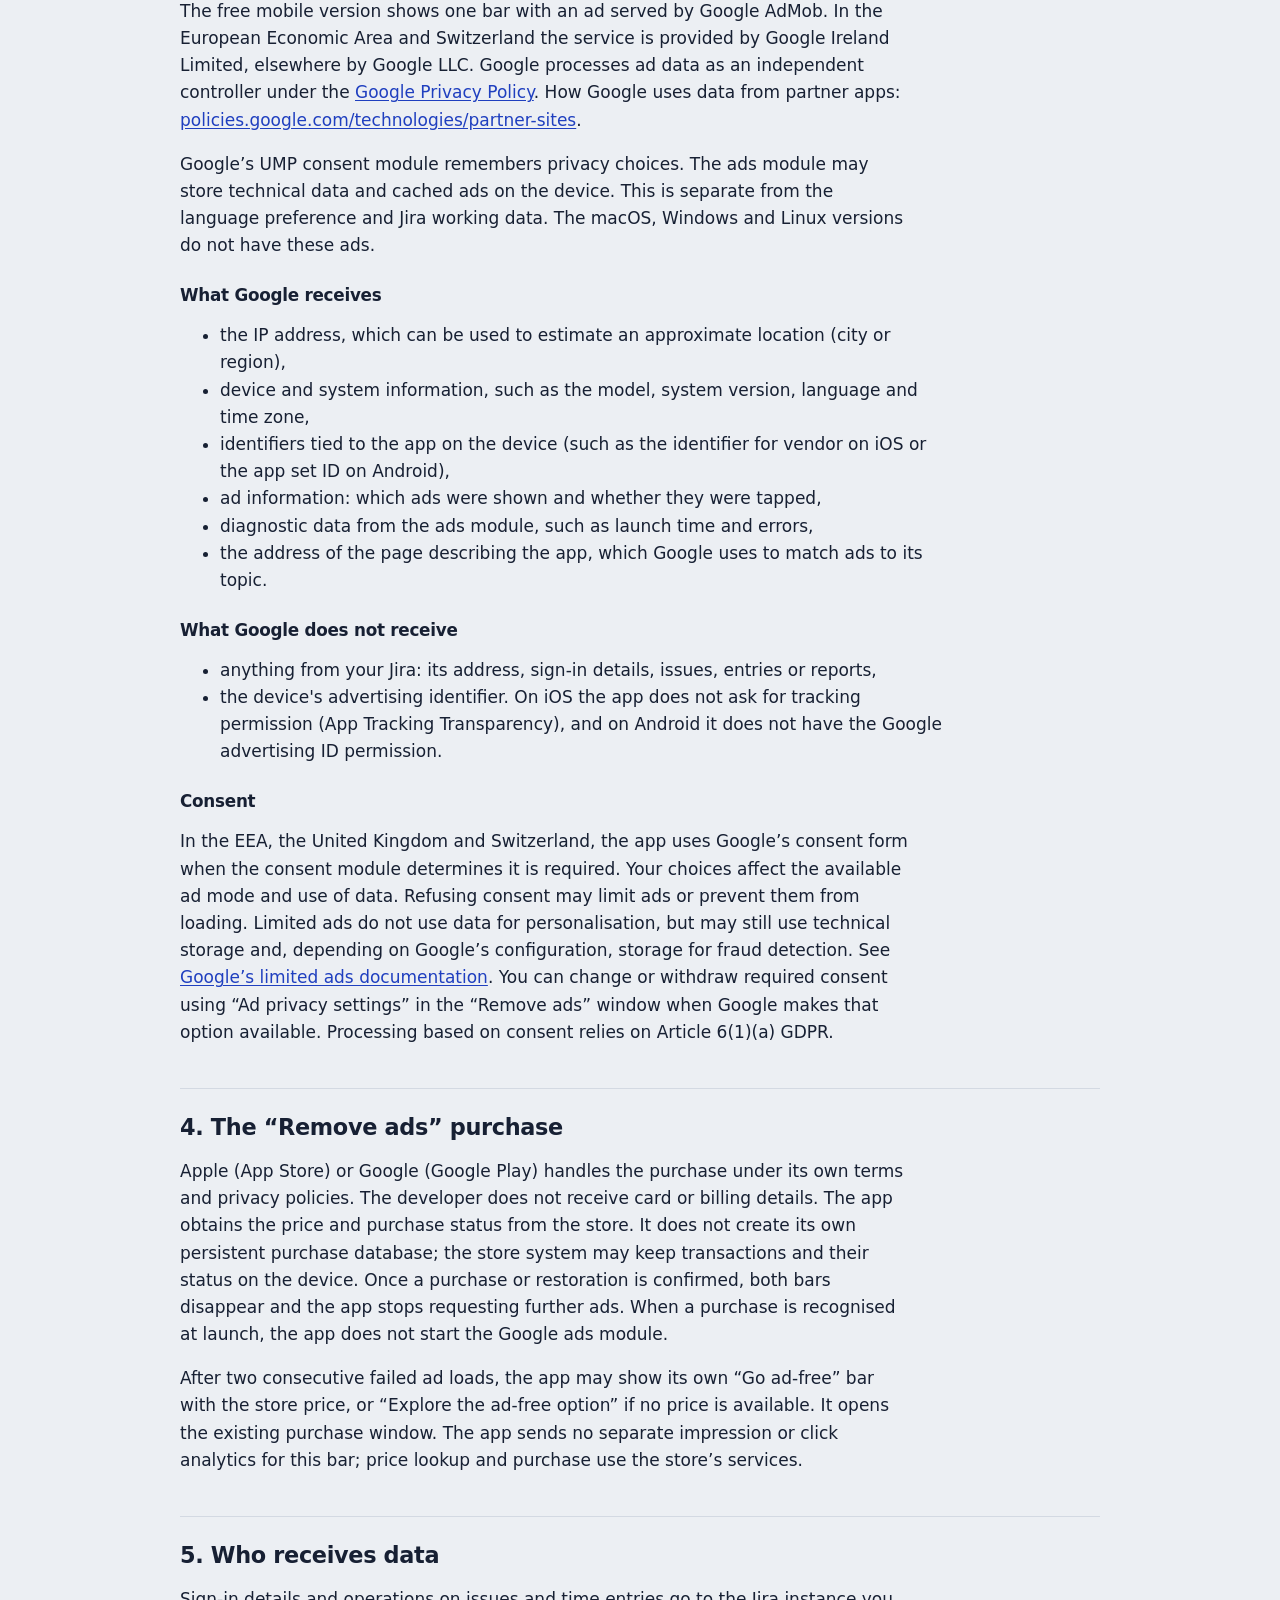
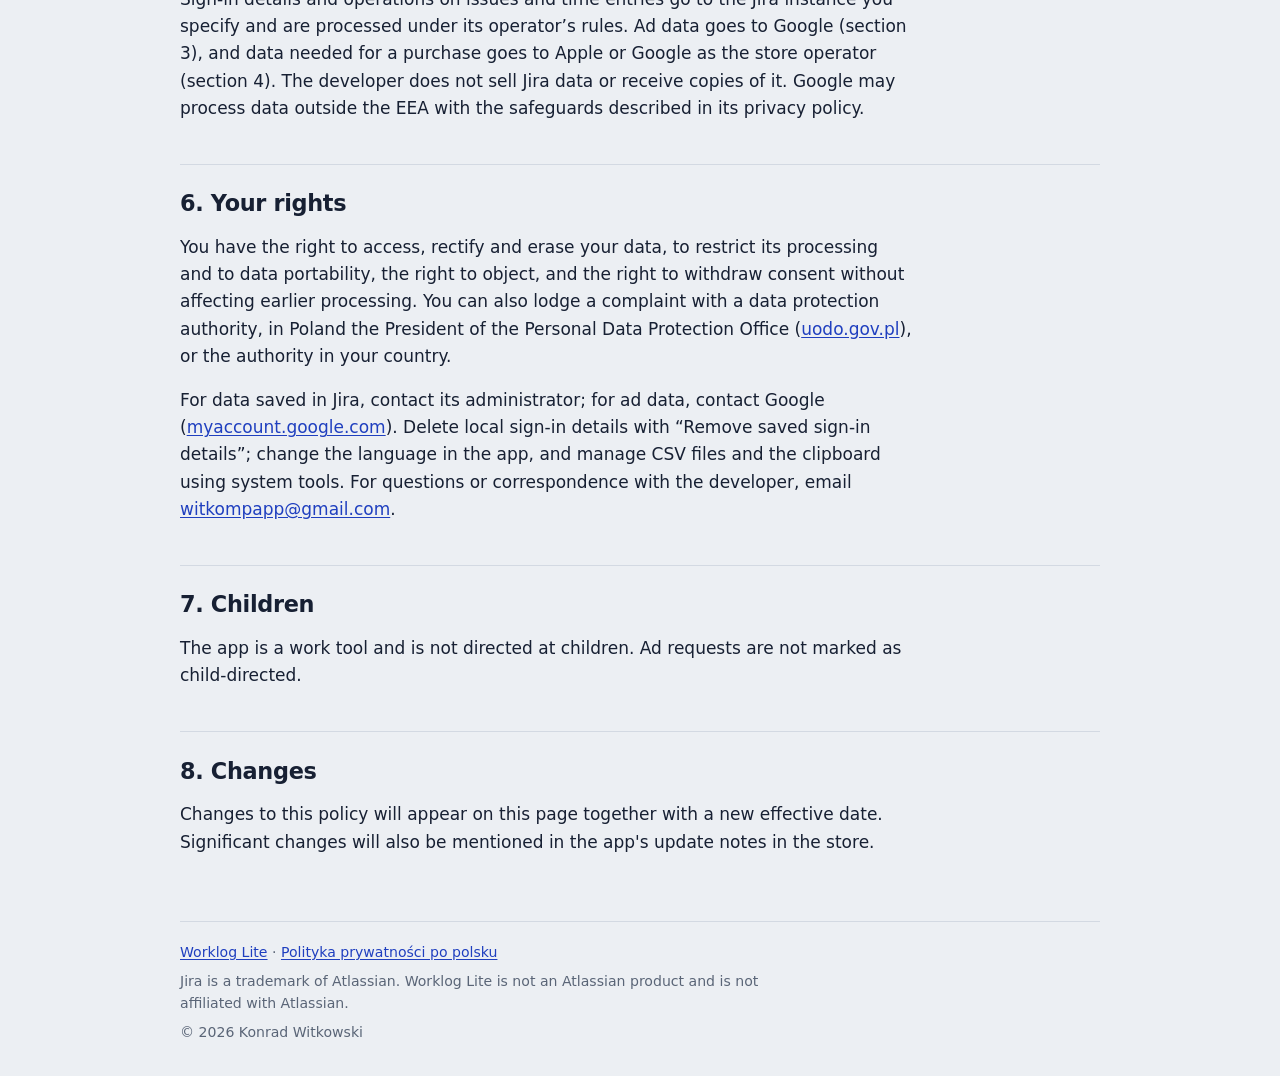
<file: en/privacy/index.html>
<!doctype html>
<html lang="en">
<head>
  <meta charset="utf-8">
  <meta name="viewport" content="width=device-width, initial-scale=1">
  <meta name="color-scheme" content="light dark">
  <title>Worklog Lite privacy policy</title>
  <meta name="description" content="What data Worklog Lite for Jira processes, what Google receives for ads, and how the “Remove ads” purchase works.">
  <link rel="icon" href="../../icon.svg" type="image/svg+xml">
  <link rel="alternate" hreflang="pl" href="../../prywatnosc/">
  <link rel="alternate" hreflang="en" href="./">
  <link rel="alternate" hreflang="de" href="../../de/privacy/">
  <link rel="alternate" hreflang="it" href="../../it/privacy/">
  <link rel="stylesheet" href="../../styles.css">
</head>
<body>
<div class="wrap">
  <header class="site">
    <a class="brand" href="../"><img src="../../icon.svg" alt="">Worklog Lite</a>
    <nav class="site" aria-label="Site">
      <a href="../">About</a>
      <a href="../#help">Help</a>
      <a href="../../prywatnosc/" hreflang="pl" lang="pl">Polski</a>
      <a href="./" hreflang="en" lang="en" aria-current="page">English</a>
      <a href="../../de/privacy/" hreflang="de" lang="de">Deutsch</a>
      <a href="../../it/privacy/" hreflang="it" lang="it">Italiano</a>
    </nav>
  </header>

  <main class="policy">
    <h1>Privacy policy</h1>
    <p class="updated">Effective from 10 October 2026.</p>

    <div class="summary">
      <p><strong>In short.</strong> The developer of Worklog Lite does not run an intermediary server for Jira data. The app connects directly to your Jira and keeps working copies of entries, issues and reports only in memory while running. It saves your chosen language locally and, if you request it, your sign-in details. CSV exports and data copied to the clipboard may remain after the app closes. Google’s mobile modules and the store operators process the data described in sections 3–4; the promise about Jira working data does not mean these modules have no storage.</p>
    </div>

    <h2>1. Developer and contact</h2>
    <p>Worklog Lite for Jira (“the app”) is made by Konrad Witkowski. Contact for all privacy matters: <a href="mailto:witkompapp@gmail.com">witkompapp@gmail.com</a>.</p>
    <p>The developer does not receive sign-in details, issues, entries or reports exchanged between the app and your Jira. Your chosen interface language is not sent to the developer. Advertising modules and stores operate as described below. If you email the contact address, the developer receives your message and sender details in order to reply.</p>

    <h2>2. Data that stays on your device</h2>
    <div class="table">
      <table>
        <thead><tr><th>Data</th><th>Where and for how long</th></tr></thead>
        <tbody>
          <tr><td>Jira address, email and token</td><td>In the app's memory until you close it. If you check “Remember on this device”, in the system keychain; on Android, in a private file encrypted with AES-GCM using an Android Keystore key and excluded from backups. Signing out does not delete them. “Remove saved sign-in details” deletes the saved credentials and, on Android, the encryption key.</td></tr>
          <tr><td>Time entries, issues, reports</td><td>Working copies are kept only in memory while the app runs, with no app database or persistent disk cache. Closing the app does not delete data saved in Jira itself.</td></tr>
          <tr><td>Interface language</td><td>After you change the language manually, only its code (e.g. <code>en</code>) is saved in the app’s local storage until you change it again or clear the app’s data. With no saved choice, the app uses the system language, or English if that language is not supported.</td></tr>
          <tr><td>Light or dark theme</td><td>Follows the current system settings. The app does not save a separate theme preference.</td></tr>
          <tr><td>CSV export</td><td>A file created when you choose to export: in a location you select on a computer, or in the app’s Documents folder on a phone or tablet. It remains after the app closes until you delete or replace it.</td></tr>
          <tr><td>Clipboard</td><td>Choosing “Copy table” places the report on the system clipboard. Closing the app does not clear it; retention and any synchronisation depend on system settings.</td></tr>
        </tbody>
      </table>
    </div>
    <p>Connections to Jira go directly from your device to the address you enter, with your permissions. The author of the app has no access to this data and does not receive it.</p>

    <h2>3. Ads in the iPhone, iPad and Android version</h2>
    <p>The free mobile version shows one bar with an ad served by Google AdMob. In the European Economic Area and Switzerland the service is provided by Google Ireland Limited, elsewhere by Google LLC. Google processes ad data as an independent controller under the <a href="https://policies.google.com/privacy?hl=en">Google Privacy Policy</a>. How Google uses data from partner apps: <a href="https://policies.google.com/technologies/partner-sites?hl=en">policies.google.com/technologies/partner-sites</a>.</p>
    <p>Google’s UMP consent module remembers privacy choices. The ads module may store technical data and cached ads on the device. This is separate from the language preference and Jira working data. The macOS, Windows and Linux versions do not have these ads.</p>
    <h3>What Google receives</h3>
    <ul>
      <li>the IP address, which can be used to estimate an approximate location (city or region),</li>
      <li>device and system information, such as the model, system version, language and time zone,</li>
      <li>identifiers tied to the app on the device (such as the identifier for vendor on iOS or the app set ID on Android),</li>
      <li>ad information: which ads were shown and whether they were tapped,</li>
      <li>diagnostic data from the ads module, such as launch time and errors,</li>
      <li>the address of the page describing the app, which Google uses to match ads to its topic.</li>
    </ul>
    <h3>What Google does not receive</h3>
    <ul>
      <li>anything from your Jira: its address, sign-in details, issues, entries or reports,</li>
      <li>the device's advertising identifier. On iOS the app does not ask for tracking permission (App Tracking Transparency), and on Android it does not have the Google advertising ID permission.</li>
    </ul>
    <h3>Consent</h3>
    <p>In the EEA, the United Kingdom and Switzerland, the app uses Google’s consent form when the consent module determines it is required. Your choices affect the available ad mode and use of data. Refusing consent may limit ads or prevent them from loading. Limited ads do not use data for personalisation, but may still use technical storage and, depending on Google’s configuration, storage for fraud detection. See <a href="https://support.google.com/admob/answer/10105530">Google’s limited ads documentation</a>. You can change or withdraw required consent using “Ad privacy settings” in the “Remove ads” window when Google makes that option available. Processing based on consent relies on Article 6(1)(a) GDPR.</p>

    <h2>4. The “Remove ads” purchase</h2>
    <p>Apple (App Store) or Google (Google Play) handles the purchase under its own terms and privacy policies. The developer does not receive card or billing details. The app obtains the price and purchase status from the store. It does not create its own persistent purchase database; the store system may keep transactions and their status on the device. Once a purchase or restoration is confirmed, both bars disappear and the app stops requesting further ads. When a purchase is recognised at launch, the app does not start the Google ads module.</p>

    <p>After two consecutive failed ad loads, the app may show its own “Go ad-free” bar with the store price, or “Explore the ad-free option” if no price is available. It opens the existing purchase window. The app sends no separate impression or click analytics for this bar; price lookup and purchase use the store’s services.</p>

    <h2>5. Who receives data</h2>
    <p>Sign-in details and operations on issues and time entries go to the Jira instance you specify and are processed under its operator’s rules. Ad data goes to Google (section 3), and data needed for a purchase goes to Apple or Google as the store operator (section 4). The developer does not sell Jira data or receive copies of it. Google may process data outside the EEA with the safeguards described in its privacy policy.</p>

    <h2>6. Your rights</h2>
    <p>You have the right to access, rectify and erase your data, to restrict its processing and to data portability, the right to object, and the right to withdraw consent without affecting earlier processing. You can also lodge a complaint with a data protection authority, in Poland the President of the Personal Data Protection Office (<a href="https://uodo.gov.pl/en">uodo.gov.pl</a>), or the authority in your country.</p>
    <p>For data saved in Jira, contact its administrator; for ad data, contact Google (<a href="https://myaccount.google.com/data-and-privacy?hl=en">myaccount.google.com</a>). Delete local sign-in details with “Remove saved sign-in details”; change the language in the app, and manage CSV files and the clipboard using system tools. For questions or correspondence with the developer, email <a href="mailto:witkompapp@gmail.com">witkompapp@gmail.com</a>.</p>

    <h2>7. Children</h2>
    <p>The app is a work tool and is not directed at children. Ad requests are not marked as child-directed.</p>

    <h2>8. Changes</h2>
    <p>Changes to this policy will appear on this page together with a new effective date. Significant changes will also be mentioned in the app's update notes in the store.</p>
  </main>

  <footer class="site">
    <p><a href="../">Worklog Lite</a> · <a href="../../prywatnosc/" hreflang="pl" lang="pl">Polityka prywatności po polsku</a></p>
    <p>Jira is a trademark of Atlassian. Worklog Lite is not an Atlassian product and is not affiliated with Atlassian.</p>
    <p>© 2026 Konrad Witkowski</p>
  </footer>
</div>
</body>
</html>
</file>
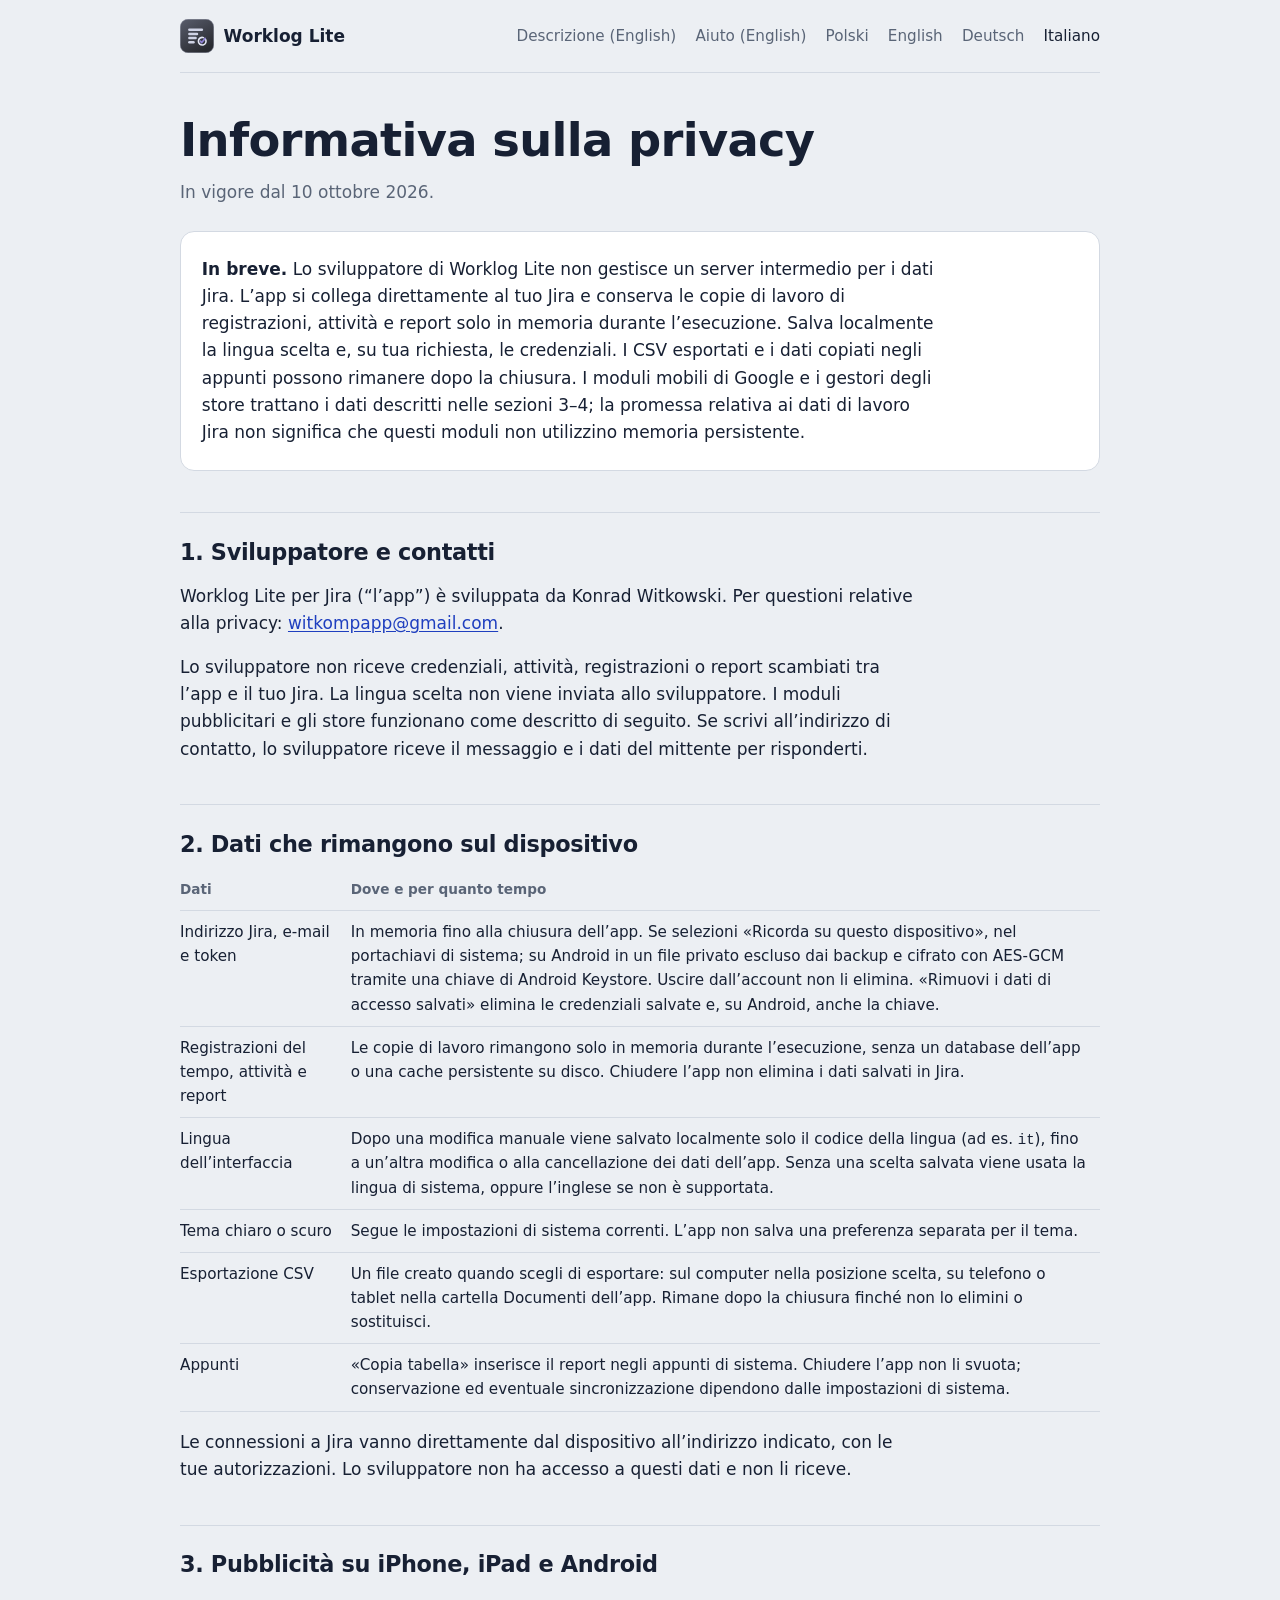
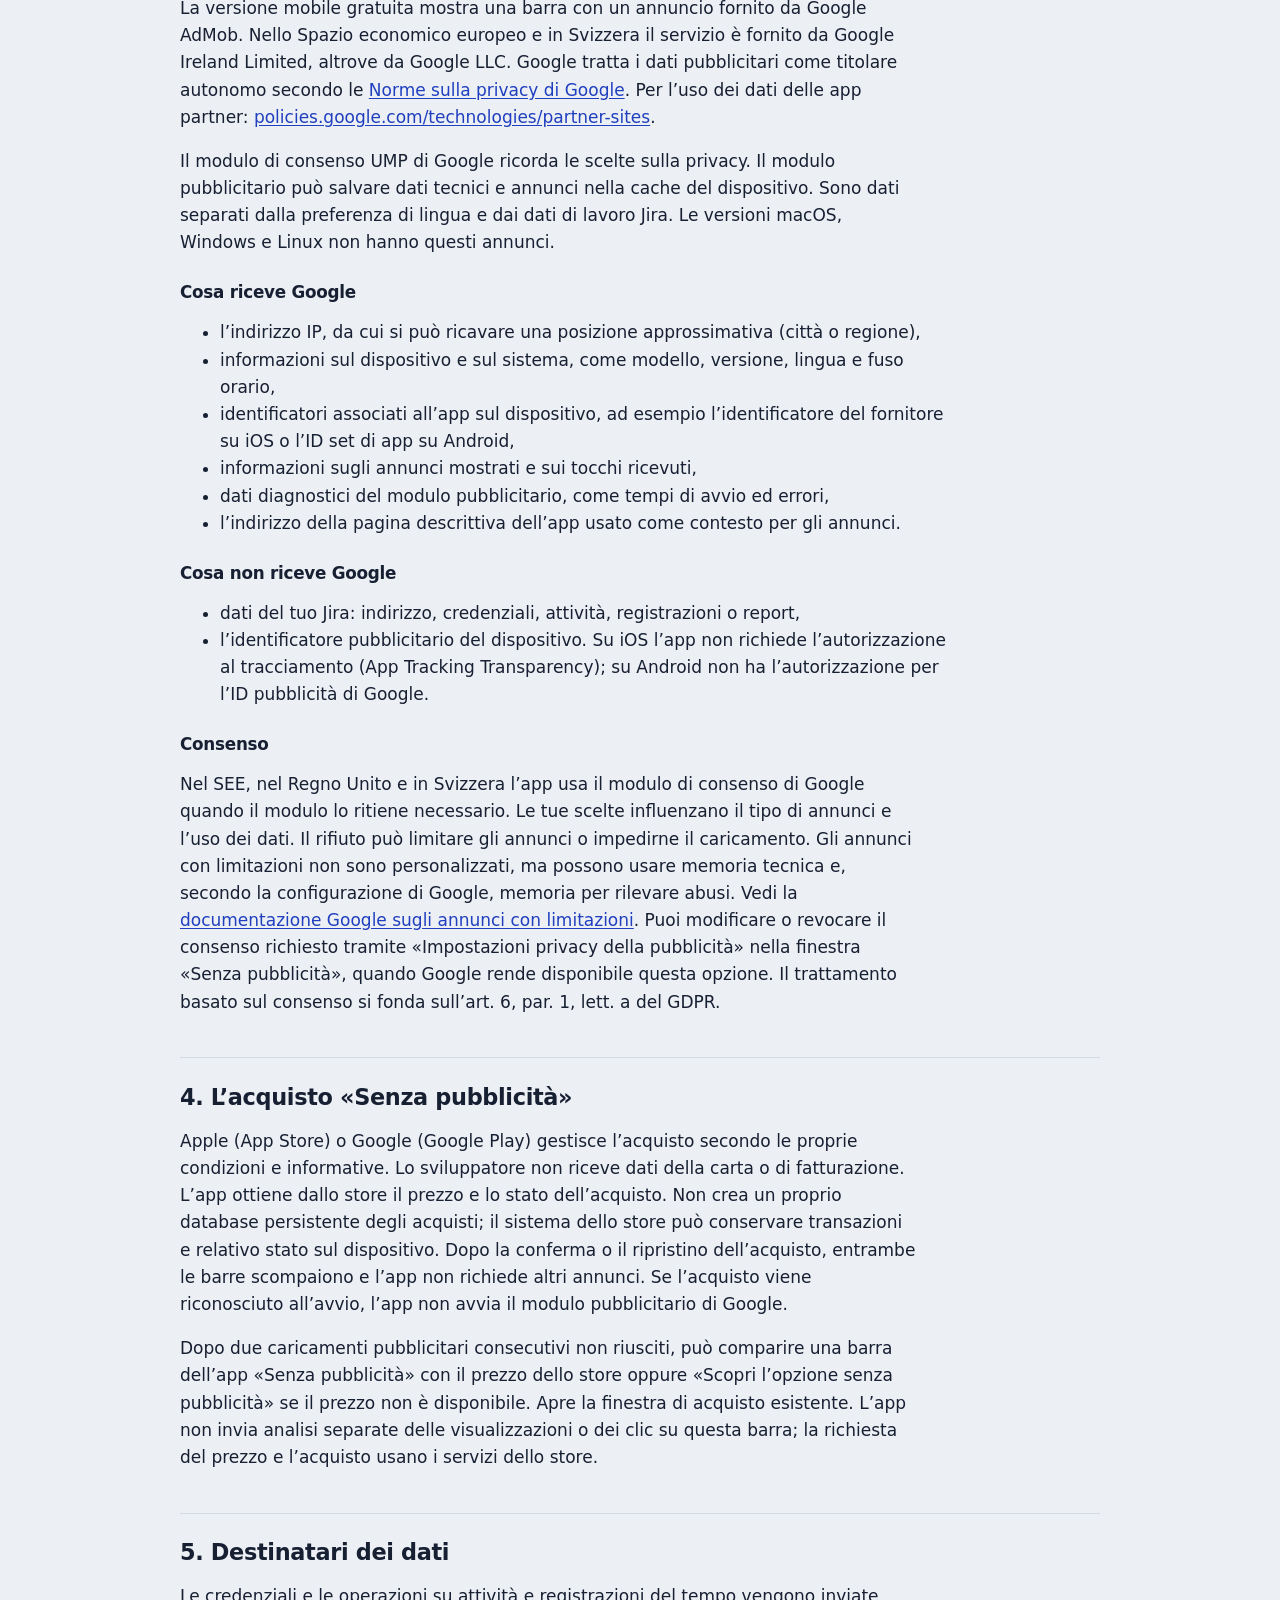
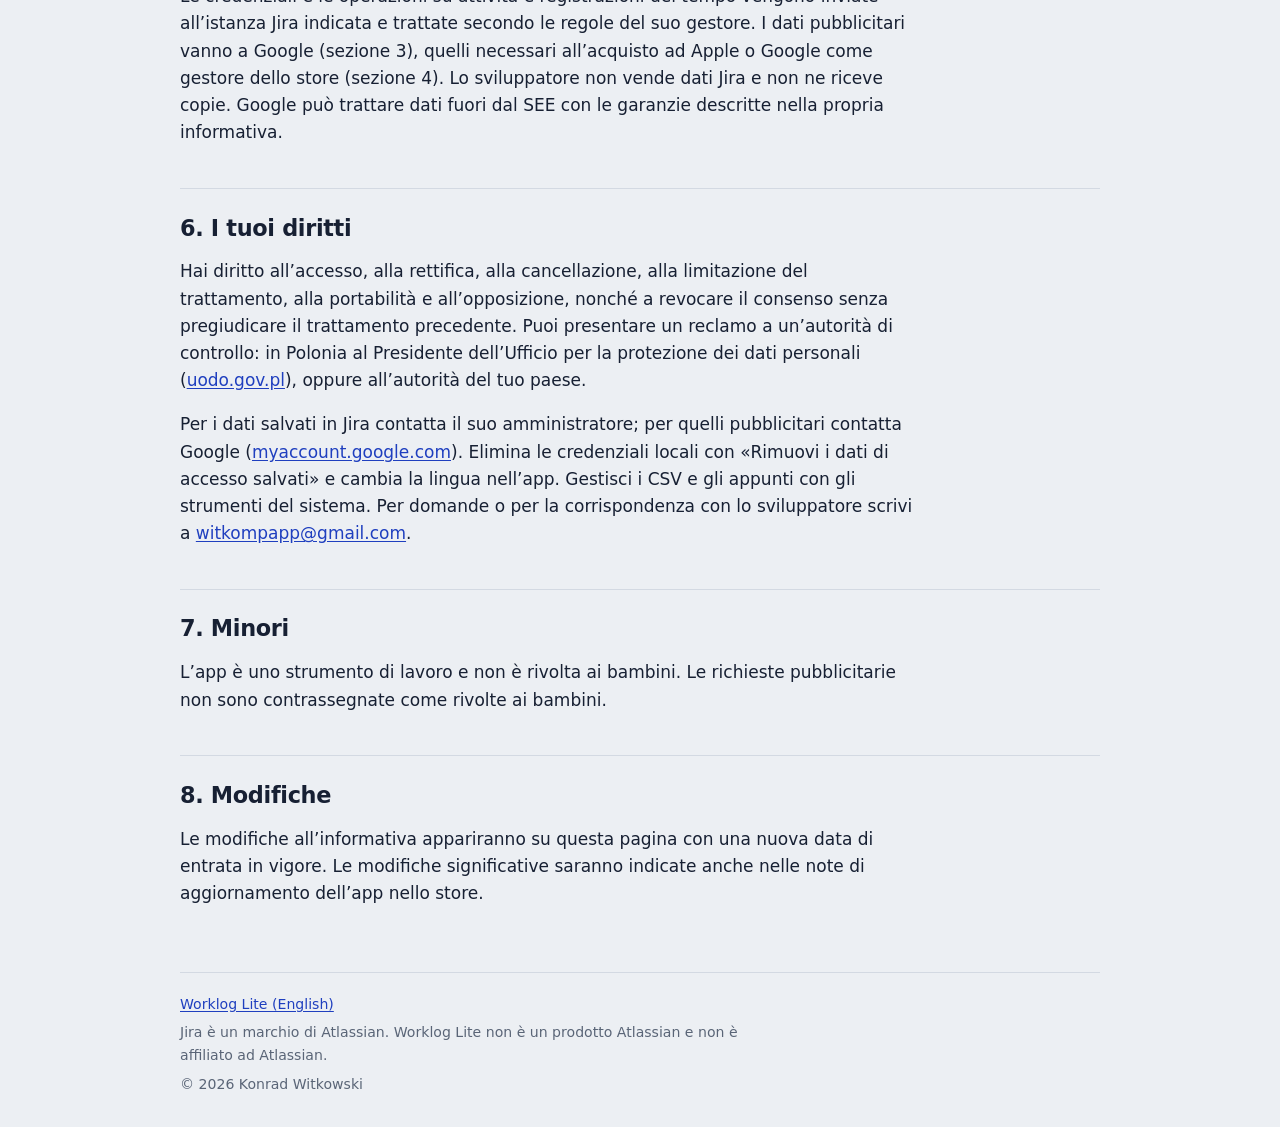
<file: it/privacy/index.html>
<!doctype html>
<html lang="it">
<head>
  <meta charset="utf-8">
  <meta name="viewport" content="width=device-width, initial-scale=1">
  <meta name="color-scheme" content="light dark">
  <title>Informativa sulla privacy — Worklog Lite</title>
  <meta name="description" content="Quali dati tratta Worklog Lite per Jira, cosa viene salvato localmente e come funzionano pubblicità e acquisti.">
  <link rel="icon" href="../../icon.svg" type="image/svg+xml">
  <link rel="alternate" hreflang="pl" href="../../prywatnosc/">
  <link rel="alternate" hreflang="en" href="../../en/privacy/">
  <link rel="alternate" hreflang="de" href="../../de/privacy/">
  <link rel="alternate" hreflang="it" href="./">
  <link rel="stylesheet" href="../../styles.css">
</head>
<body>
<div class="wrap">
  <header class="site">
    <a class="brand" href="../../en/"><img src="../../icon.svg" alt="">Worklog Lite</a>
    <nav class="site" aria-label="Navigazione">
      <a href="../../en/">Descrizione (English)</a>
      <a href="../../en/#help">Aiuto (English)</a>
      <a href="../../prywatnosc/" hreflang="pl" lang="pl">Polski</a>
      <a href="../../en/privacy/" hreflang="en" lang="en">English</a>
      <a href="../../de/privacy/" hreflang="de" lang="de">Deutsch</a>
      <a href="./" hreflang="it" lang="it" aria-current="page">Italiano</a>
    </nav>
  </header>
  <main class="policy">
    <h1>Informativa sulla privacy</h1>
    <p class="updated">In vigore dal 10 ottobre 2026.</p>

    <div class="summary">
      <p><strong>In breve.</strong> Lo sviluppatore di Worklog Lite non gestisce un server intermedio per i dati Jira. L’app si collega direttamente al tuo Jira e conserva le copie di lavoro di registrazioni, attività e report solo in memoria durante l’esecuzione. Salva localmente la lingua scelta e, su tua richiesta, le credenziali. I CSV esportati e i dati copiati negli appunti possono rimanere dopo la chiusura. I moduli mobili di Google e i gestori degli store trattano i dati descritti nelle sezioni 3–4; la promessa relativa ai dati di lavoro Jira non significa che questi moduli non utilizzino memoria persistente.</p>
    </div>
    <h2>1. Sviluppatore e contatti</h2>
    <p>Worklog Lite per Jira (“l’app”) è sviluppata da Konrad Witkowski. Per questioni relative alla privacy: <a href="mailto:witkompapp@gmail.com">witkompapp@gmail.com</a>.</p>
    <p>Lo sviluppatore non riceve credenziali, attività, registrazioni o report scambiati tra l’app e il tuo Jira. La lingua scelta non viene inviata allo sviluppatore. I moduli pubblicitari e gli store funzionano come descritto di seguito. Se scrivi all’indirizzo di contatto, lo sviluppatore riceve il messaggio e i dati del mittente per risponderti.</p>
    <h2>2. Dati che rimangono sul dispositivo</h2>
    <div class="table"><table>
      <thead><tr><th>Dati</th><th>Dove e per quanto tempo</th></tr></thead>
      <tbody>
        <tr><td>Indirizzo Jira, e-mail e token</td><td>In memoria fino alla chiusura dell’app. Se selezioni «Ricorda su questo dispositivo», nel portachiavi di sistema; su Android in un file privato escluso dai backup e cifrato con AES-GCM tramite una chiave di Android Keystore. Uscire dall’account non li elimina. «Rimuovi i dati di accesso salvati» elimina le credenziali salvate e, su Android, anche la chiave.</td></tr>
        <tr><td>Registrazioni del tempo, attività e report</td><td>Le copie di lavoro rimangono solo in memoria durante l’esecuzione, senza un database dell’app o una cache persistente su disco. Chiudere l’app non elimina i dati salvati in Jira.</td></tr>
        <tr><td>Lingua dell’interfaccia</td><td>Dopo una modifica manuale viene salvato localmente solo il codice della lingua (ad es. <code>it</code>), fino a un’altra modifica o alla cancellazione dei dati dell’app. Senza una scelta salvata viene usata la lingua di sistema, oppure l’inglese se non è supportata.</td></tr>
        <tr><td>Tema chiaro o scuro</td><td>Segue le impostazioni di sistema correnti. L’app non salva una preferenza separata per il tema.</td></tr>
        <tr><td>Esportazione CSV</td><td>Un file creato quando scegli di esportare: sul computer nella posizione scelta, su telefono o tablet nella cartella Documenti dell’app. Rimane dopo la chiusura finché non lo elimini o sostituisci.</td></tr>
        <tr><td>Appunti</td><td>«Copia tabella» inserisce il report negli appunti di sistema. Chiudere l’app non li svuota; conservazione ed eventuale sincronizzazione dipendono dalle impostazioni di sistema.</td></tr>
      </tbody>
    </table></div>
    <p>Le connessioni a Jira vanno direttamente dal dispositivo all’indirizzo indicato, con le tue autorizzazioni. Lo sviluppatore non ha accesso a questi dati e non li riceve.</p>
    <h2>3. Pubblicità su iPhone, iPad e Android</h2>
    <p>La versione mobile gratuita mostra una barra con un annuncio fornito da Google AdMob. Nello Spazio economico europeo e in Svizzera il servizio è fornito da Google Ireland Limited, altrove da Google LLC. Google tratta i dati pubblicitari come titolare autonomo secondo le <a href="https://policies.google.com/privacy?hl=it">Norme sulla privacy di Google</a>. Per l’uso dei dati delle app partner: <a href="https://policies.google.com/technologies/partner-sites?hl=it">policies.google.com/technologies/partner-sites</a>.</p>
    <p>Il modulo di consenso UMP di Google ricorda le scelte sulla privacy. Il modulo pubblicitario può salvare dati tecnici e annunci nella cache del dispositivo. Sono dati separati dalla preferenza di lingua e dai dati di lavoro Jira. Le versioni macOS, Windows e Linux non hanno questi annunci.</p>
    <h3>Cosa riceve Google</h3>
    <ul>
      <li>l’indirizzo IP, da cui si può ricavare una posizione approssimativa (città o regione),</li>
      <li>informazioni sul dispositivo e sul sistema, come modello, versione, lingua e fuso orario,</li>
      <li>identificatori associati all’app sul dispositivo, ad esempio l’identificatore del fornitore su iOS o l’ID set di app su Android,</li>
      <li>informazioni sugli annunci mostrati e sui tocchi ricevuti,</li>
      <li>dati diagnostici del modulo pubblicitario, come tempi di avvio ed errori,</li>
      <li>l’indirizzo della pagina descrittiva dell’app usato come contesto per gli annunci.</li>
    </ul>
    <h3>Cosa non riceve Google</h3>
    <ul>
      <li>dati del tuo Jira: indirizzo, credenziali, attività, registrazioni o report,</li>
      <li>l’identificatore pubblicitario del dispositivo. Su iOS l’app non richiede l’autorizzazione al tracciamento (App Tracking Transparency); su Android non ha l’autorizzazione per l’ID pubblicità di Google.</li>
    </ul>
    <h3>Consenso</h3>
    <p>Nel SEE, nel Regno Unito e in Svizzera l’app usa il modulo di consenso di Google quando il modulo lo ritiene necessario. Le tue scelte influenzano il tipo di annunci e l’uso dei dati. Il rifiuto può limitare gli annunci o impedirne il caricamento. Gli annunci con limitazioni non sono personalizzati, ma possono usare memoria tecnica e, secondo la configurazione di Google, memoria per rilevare abusi. Vedi la <a href="https://support.google.com/admob/answer/10105530">documentazione Google sugli annunci con limitazioni</a>. Puoi modificare o revocare il consenso richiesto tramite «Impostazioni privacy della pubblicità» nella finestra «Senza pubblicità», quando Google rende disponibile questa opzione. Il trattamento basato sul consenso si fonda sull’art. 6, par. 1, lett. a del GDPR.</p>
    <h2>4. L’acquisto «Senza pubblicità»</h2>
    <p>Apple (App Store) o Google (Google Play) gestisce l’acquisto secondo le proprie condizioni e informative. Lo sviluppatore non riceve dati della carta o di fatturazione. L’app ottiene dallo store il prezzo e lo stato dell’acquisto. Non crea un proprio database persistente degli acquisti; il sistema dello store può conservare transazioni e relativo stato sul dispositivo. Dopo la conferma o il ripristino dell’acquisto, entrambe le barre scompaiono e l’app non richiede altri annunci. Se l’acquisto viene riconosciuto all’avvio, l’app non avvia il modulo pubblicitario di Google.</p>
    <p>Dopo due caricamenti pubblicitari consecutivi non riusciti, può comparire una barra dell’app «Senza pubblicità» con il prezzo dello store oppure «Scopri l’opzione senza pubblicità» se il prezzo non è disponibile. Apre la finestra di acquisto esistente. L’app non invia analisi separate delle visualizzazioni o dei clic su questa barra; la richiesta del prezzo e l’acquisto usano i servizi dello store.</p>
    <h2>5. Destinatari dei dati</h2>
    <p>Le credenziali e le operazioni su attività e registrazioni del tempo vengono inviate all’istanza Jira indicata e trattate secondo le regole del suo gestore. I dati pubblicitari vanno a Google (sezione 3), quelli necessari all’acquisto ad Apple o Google come gestore dello store (sezione 4). Lo sviluppatore non vende dati Jira e non ne riceve copie. Google può trattare dati fuori dal SEE con le garanzie descritte nella propria informativa.</p>
    <h2>6. I tuoi diritti</h2>
    <p>Hai diritto all’accesso, alla rettifica, alla cancellazione, alla limitazione del trattamento, alla portabilità e all’opposizione, nonché a revocare il consenso senza pregiudicare il trattamento precedente. Puoi presentare un reclamo a un’autorità di controllo: in Polonia al Presidente dell’Ufficio per la protezione dei dati personali (<a href="https://uodo.gov.pl/en">uodo.gov.pl</a>), oppure all’autorità del tuo paese.</p>
    <p>Per i dati salvati in Jira contatta il suo amministratore; per quelli pubblicitari contatta Google (<a href="https://myaccount.google.com/data-and-privacy?hl=it">myaccount.google.com</a>). Elimina le credenziali locali con «Rimuovi i dati di accesso salvati» e cambia la lingua nell’app. Gestisci i CSV e gli appunti con gli strumenti del sistema. Per domande o per la corrispondenza con lo sviluppatore scrivi a <a href="mailto:witkompapp@gmail.com">witkompapp@gmail.com</a>.</p>
    <h2>7. Minori</h2>
    <p>L’app è uno strumento di lavoro e non è rivolta ai bambini. Le richieste pubblicitarie non sono contrassegnate come rivolte ai bambini.</p>
    <h2>8. Modifiche</h2>
    <p>Le modifiche all’informativa appariranno su questa pagina con una nuova data di entrata in vigore. Le modifiche significative saranno indicate anche nelle note di aggiornamento dell’app nello store.</p>
  </main>
  <footer class="site">
    <p><a href="../../en/">Worklog Lite (English)</a></p>
    <p>Jira è un marchio di Atlassian. Worklog Lite non è un prodotto Atlassian e non è affiliato ad Atlassian.</p>
    <p>© 2026 Konrad Witkowski</p>
  </footer>
</div>
</body>
</html>
</file>
<file: styles.css>
/* Strona Worklog Lite: te same kolory co aplikacja (src/styles.css) — chłodny papier, atrament, zakreślacz */

:root {
  --paper: #eceff3;
  --surface: #ffffff;
  --ink: #172033;
  --muted: #5a6577;
  --line: #d3d9e2;
  --accent: #1f3fbf;
  --mark: #f4d35e;
  --font: system-ui, -apple-system, "Segoe UI", Roboto, "Noto Sans", Ubuntu, Cantarell, sans-serif;
  --num: ui-rounded, "SF Pro Rounded", system-ui, -apple-system, "Segoe UI", sans-serif;
  color-scheme: light dark;
}

@media (prefers-color-scheme: dark) {
  :root {
    --paper: #151b24;
    --surface: #1d2531;
    --ink: #e6ebf2;
    --muted: #97a3b6;
    --line: #2f3a4a;
    --accent: #7d97ff;
    --mark: #c9a92f;
  }
}

* { box-sizing: border-box; }
html { -webkit-text-size-adjust: 100%; }
body {
  margin: 0;
  background: var(--paper);
  color: var(--ink);
  font: 17px/1.6 var(--font);
  -webkit-font-smoothing: antialiased;
  padding-inline: 16px;
}
a { color: var(--accent); text-underline-offset: 2px; }
a:focus-visible { outline: 2px solid var(--accent); outline-offset: 2px; border-radius: 3px; }
h1, h2, h3 { line-height: 1.2; letter-spacing: -0.015em; text-wrap: balance; }
h1 { font-size: clamp(2rem, 1.4rem + 2.6vw, 2.9rem); margin: 0; }
h2 { font-size: 1.4rem; margin: 2.6rem 0 0.8rem; }
h3 { font-size: 1.05rem; margin: 1.6rem 0 0.4rem; }
p, li { max-width: 68ch; }
code { font-size: 0.92em; }

.wrap { max-width: 920px; margin: 0 auto; }

header.site {
  display: flex;
  flex-wrap: wrap;
  align-items: center;
  justify-content: space-between;
  gap: 0.8rem 1.5rem;
  padding: 1.2rem 0;
  border-bottom: 1px solid var(--line);
}
.brand { display: flex; align-items: center; gap: 0.6rem; font-weight: 650; color: var(--ink); text-decoration: none; }
.brand img { width: 34px; height: 34px; }
nav.site { display: flex; flex-wrap: wrap; gap: 0.3rem 1.2rem; font-size: 0.95rem; }
nav.site a { color: var(--muted); text-decoration: none; }
nav.site a:hover, nav.site a[aria-current="page"] { color: var(--ink); }

main { padding: 2.5rem 0 3rem; }
.hero { display: grid; gap: 1rem; }
.hero img { width: 88px; height: 88px; }
.lede { font-size: 1.2rem; color: var(--muted); margin: 0; }
.hl { background: linear-gradient(transparent 58%, var(--mark) 58%); padding: 0 0.06em; }
.stores { display: flex; flex-wrap: wrap; gap: 0.5rem; margin-top: 0.4rem; }
.pill { border: 1px solid var(--line); background: var(--surface); border-radius: 999px; padding: 0.3rem 0.85rem; font-size: 0.92rem; color: var(--muted); }

.features { display: grid; grid-template-columns: repeat(auto-fit, minmax(min(100%, 260px), 1fr)); gap: 1rem; margin-top: 1rem; }
.card { background: var(--surface); border: 1px solid var(--line); border-radius: 14px; padding: 1.1rem 1.2rem; min-width: 0; }
.card h3 { margin-top: 0; }
.card p { margin: 0; color: var(--muted); font-size: 0.97rem; }

.policy h2 { border-top: 1px solid var(--line); padding-top: 1.6rem; }
.policy .updated { color: var(--muted); margin: 0.6rem 0 0; }
.summary { background: var(--surface); border: 1px solid var(--line); border-radius: 14px; padding: 0.4rem 1.3rem; margin-top: 1.6rem; }
table { border-collapse: collapse; width: 100%; font-size: 0.95rem; }
.table { overflow-x: auto; margin: 0.8rem 0; }
th, td { text-align: left; vertical-align: top; padding: 0.55rem 0.7rem 0.55rem 0; border-bottom: 1px solid var(--line); }
th { color: var(--muted); font-weight: 600; font-size: 0.85rem; }

footer.site { border-top: 1px solid var(--line); padding: 1.2rem 0 2rem; color: var(--muted); font-size: 0.88rem; display: grid; gap: 0.4rem; }
footer.site p { margin: 0; }
</file>
